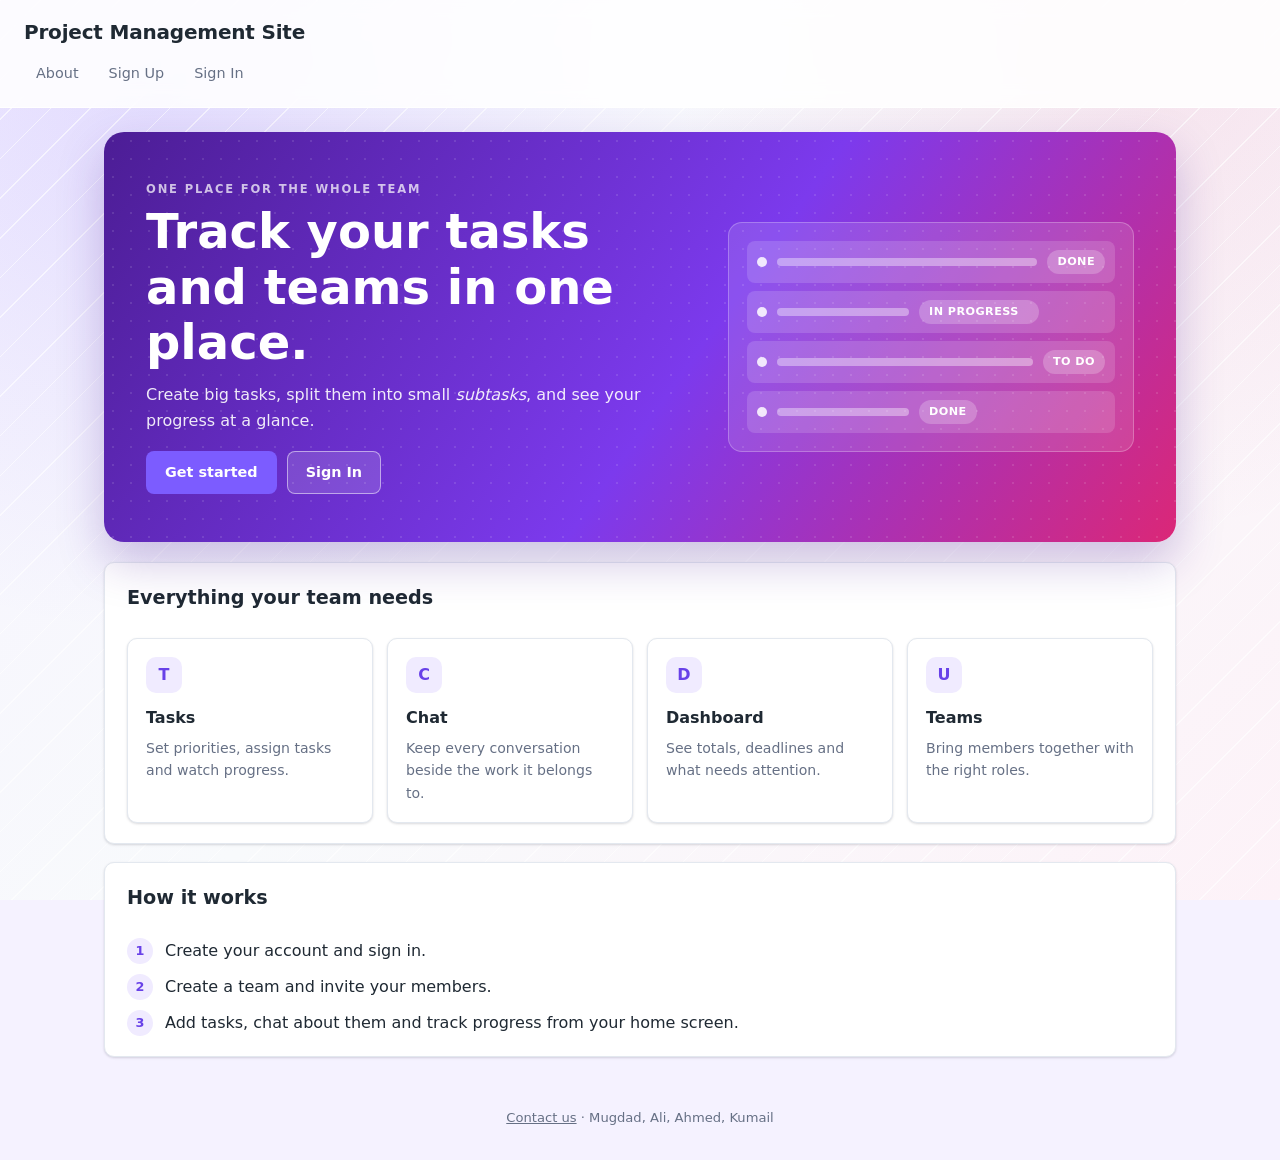
<file: index.html>
<!DOCTYPE html>
<html lang="en">
<head>
    <meta charset="UTF-8">
    <meta name="viewport" content="width=device-width, initial-scale=1">
    <title>Project Management - Landing</title>
    <link rel="stylesheet" href="css/style.css">
    <script src="js/app.js" defer></script>
</head>
<body class="landing-page">
    <header>
        <h1>Project Management Site</h1>
        <nav>
            <a href="#intro">About</a>
            <a href="signup.html">Sign Up</a>
            <a href="signin.html">Sign In</a>
        </nav>
    </header>

    <main class="landing-main">
        <section class="landing-hero" id="intro">
            <div class="landing-copy">
                <p class="eyebrow">One place for the whole team</p>
                <h2>Track your tasks and teams in one place.</h2>
                <p>Create big tasks, split them into small <em>subtasks</em>, and see your progress at a glance.</p>
                <div class="landing-actions">
                    <a class="btn" href="signup.html">Get started</a>
                    <a class="btn btn-secondary" href="signin.html">Sign In</a>
                </div>
            </div>

            <div class="landing-preview" aria-hidden="true">
                <div class="preview-row"><span class="preview-dot"></span><span class="preview-bar"></span><span class="status done">Done</span></div>
                <div class="preview-row"><span class="preview-dot"></span><span class="preview-bar short"></span><span class="status progress">In progress</span></div>
                <div class="preview-row"><span class="preview-dot"></span><span class="preview-bar"></span><span class="status todo">To do</span></div>
                <div class="preview-row"><span class="preview-dot"></span><span class="preview-bar short"></span><span class="status done">Done</span></div>
            </div>
        </section>

        <section aria-labelledby="features-heading">
            <div class="card-head">
                <h2 id="features-heading">Everything your team needs</h2>
            </div>
            <ul class="feature-grid">
                <li>
                    <span class="feature-icon">T</span>
                    <strong>Tasks</strong>
                    <p>Set priorities, assign tasks and watch progress.</p>
                </li>
                <li>
                    <span class="feature-icon">C</span>
                    <strong>Chat</strong>
                    <p>Keep every conversation beside the work it belongs to.</p>
                </li>
                <li>
                    <span class="feature-icon">D</span>
                    <strong>Dashboard</strong>
                    <p>See totals, deadlines and what needs attention.</p>
                </li>
                <li>
                    <span class="feature-icon">U</span>
                    <strong>Teams</strong>
                    <p>Bring members together with the right roles.</p>
                </li>
            </ul>
        </section>

        <section aria-labelledby="steps-heading">
            <div class="card-head">
                <h2 id="steps-heading">How it works</h2>
            </div>
            <ol class="steps">
                <li>Create your account and sign in.</li>
                <li>Create a team and invite your members.</li>
                <li>Add tasks, chat about them and track progress from your home screen.</li>
            </ol>
        </section>
    </main>

    <footer>
        <p><a href="mailto:mugdad02@tutamail.com">Contact us</a> &middot; Mugdad, Ali, Ahmed, Kumail</p>
    </footer>
</body>
</html>
</file>
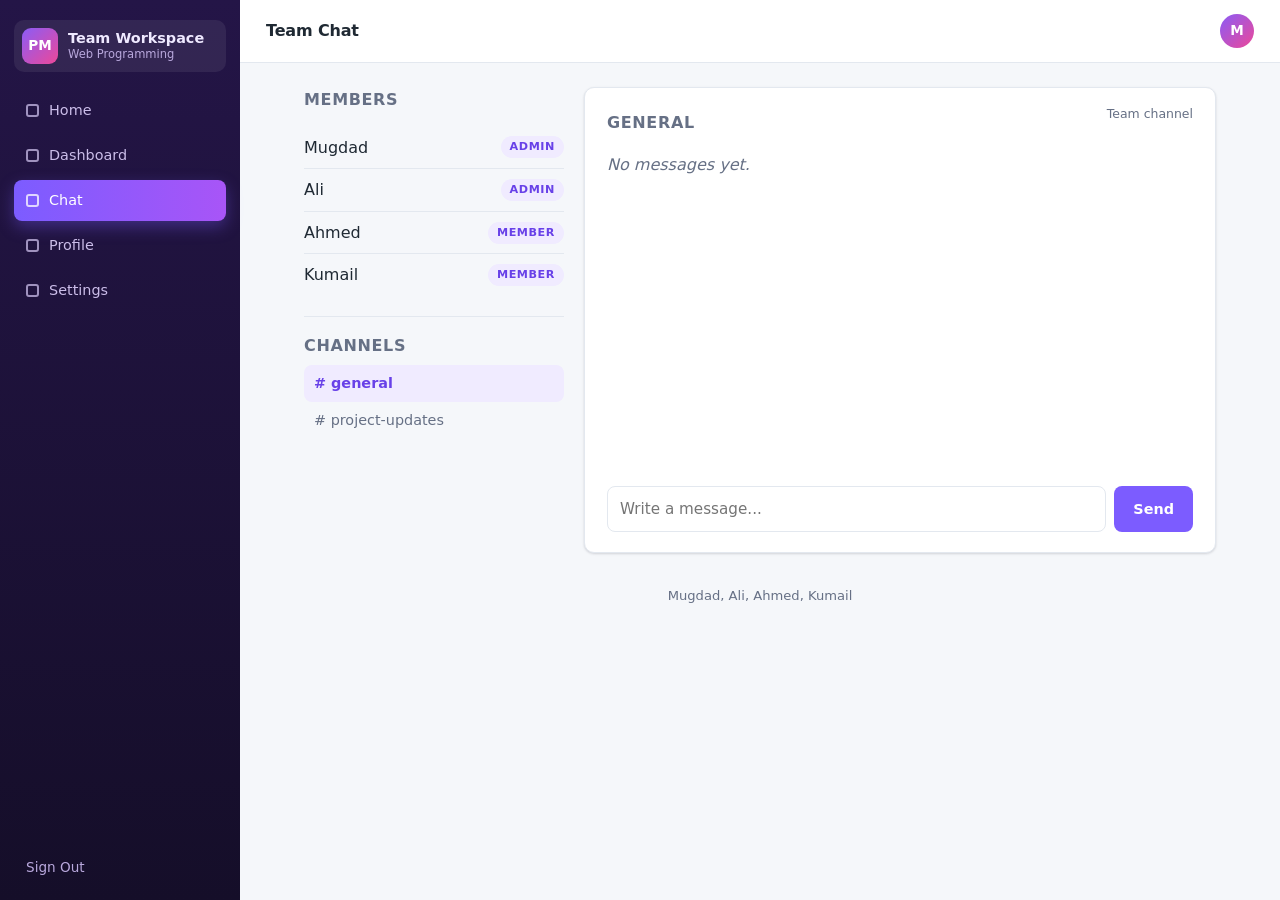
<file: chat.html>
<!DOCTYPE html>
<html lang="en">
<head>
    <meta charset="UTF-8">
    <meta name="viewport" content="width=device-width, initial-scale=1">
    <title>Project Management - Team Chat</title>
    <link rel="stylesheet" href="css/style.css">
    <script src="js/app.js" defer></script>
</head>
<body class="app-shell">
    <aside class="sidebar">
        <div class="workspace">
            <span class="workspace-mark">PM</span>
            <span class="workspace-name">Team Workspace<small>Web Programming</small></span>
        </div>

        <nav class="side-nav" aria-label="Main">
            <a href="home.html">Home</a>
            <a href="dashboard.html">Dashboard</a>
            <a href="chat.html">Chat</a>
            <a href="profile.html">Profile</a>
            <a href="settings.html">Settings</a>
        </nav>

        <div class="sidebar-foot">
            <a href="index.html">Sign Out</a>
        </div>
    </aside>

    <div class="app-body">
        <header class="topbar">
            <h1>Team Chat</h1>
            <div class="topbar-actions">
                <div class="avatar-menu">
                    <button type="button" class="avatar" id="avatar-btn" aria-haspopup="menu" aria-expanded="false" aria-controls="avatar-dropdown" aria-label="Account menu">M</button>
                    <div class="avatar-dropdown" id="avatar-dropdown" role="menu" hidden>
                        <a href="profile.html" role="menuitem">My Profile</a>
                        <a href="index.html" role="menuitem">Sign Out</a>
                    </div>
                </div>
            </div>
        </header>

        <main>
            <div class="chat-layout">
                <aside class="card chat-sidebar" aria-labelledby="chat-members-heading">
                    <div class="card-head">
                        <h3 id="chat-members-heading">Members</h3>
                    </div>
                    <ul class="member-list">
                        <li><span>Mugdad</span><span class="tag">Admin</span></li>
                        <li><span>Ali</span><span class="tag">Admin</span></li>
                        <li><span>Ahmed</span><span class="tag">Member</span></li>
                        <li><span>Kumail</span><span class="tag">Member</span></li>
                    </ul>

                    <div class="card-head channel-head">
                        <h3>Channels</h3>
                    </div>
                    <ul class="channel-list">
                        <li><button type="button" class="channel-btn is-active" data-channel="general" aria-pressed="true"># general</button></li>
                        <li><button type="button" class="channel-btn" data-channel="project-updates" aria-pressed="false"># project-updates</button></li>
                    </ul>
                </aside>

                <section class="card chat-room" aria-labelledby="chat-room-heading">
                    <div class="card-head">
                        <h3 id="chat-room-heading">general</h3>
                        <span class="demo-note">Team channel</span>
                    </div>

                    <div id="feed" class="feed"><p class="empty">No messages yet.</p></div>

                    <form id="chat-form" class="chat-form" action="chat.html" method="get" novalidate>
                        <label class="sr-only" for="msg">Message</label>
                        <input type="text" id="msg" name="msg" required placeholder="Write a message...">
                        <button type="submit">Send</button>
                    </form>
                </section>
            </div>
        </main>

        <footer>
            <p>Mugdad, Ali, Ahmed, Kumail</p>
        </footer>
    </div>
</body>
</html>
</file>
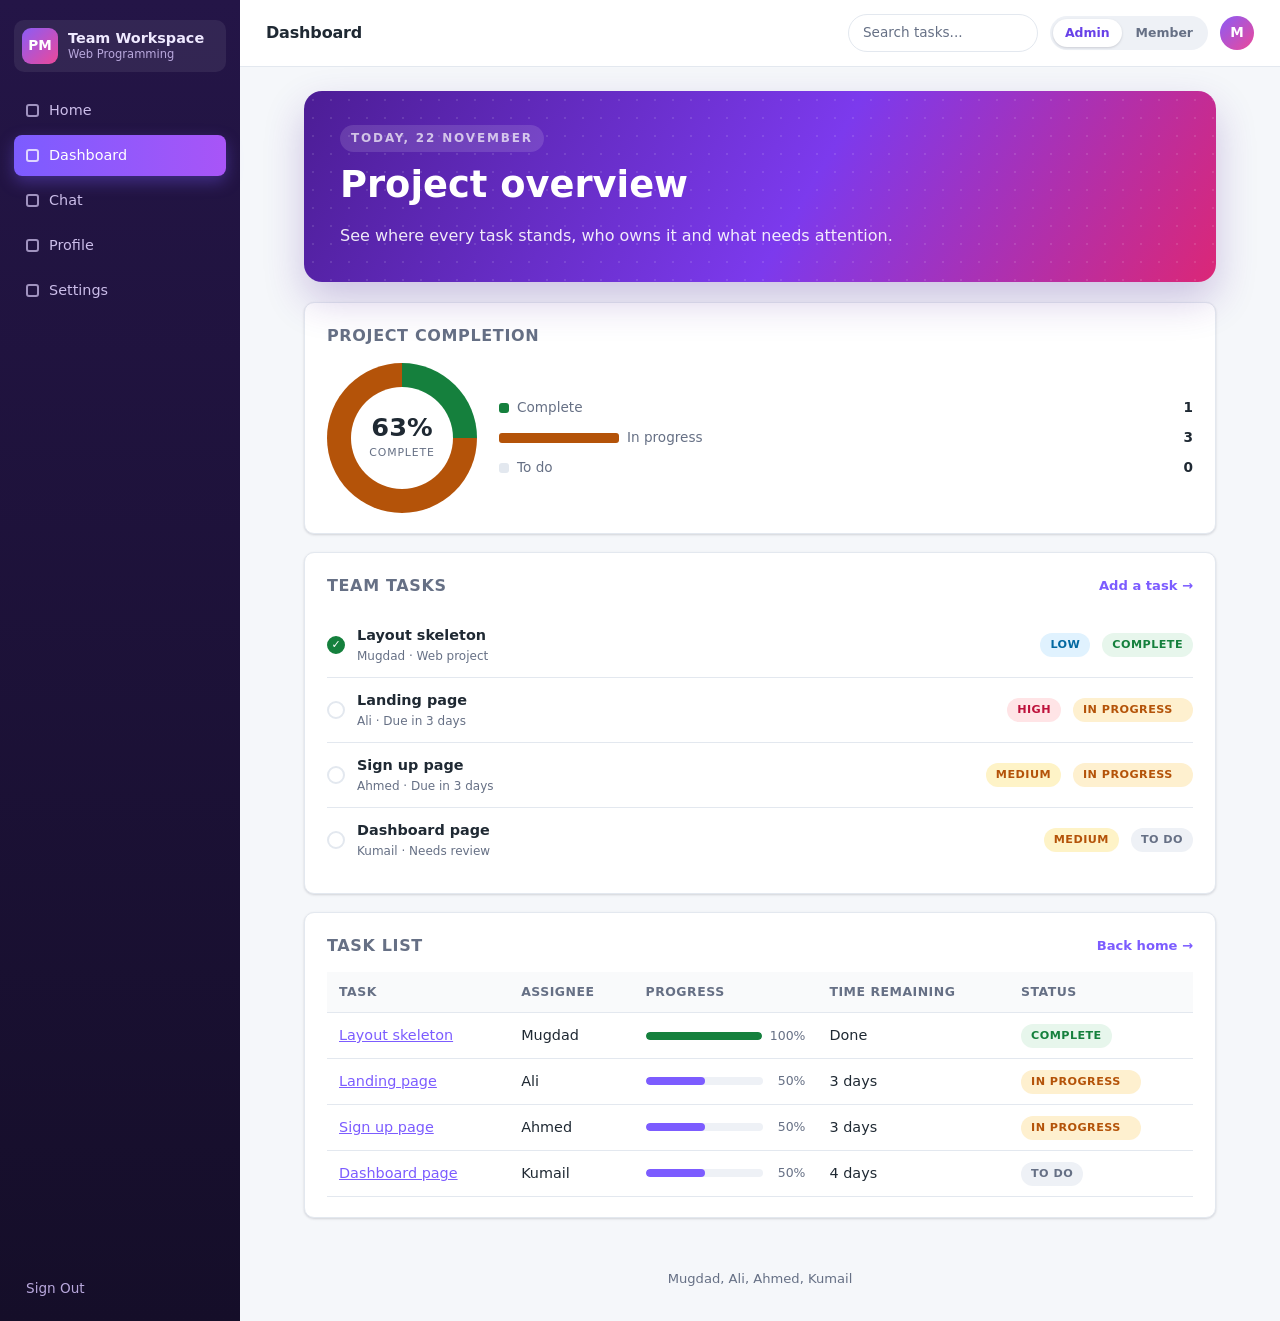
<file: dashboard.html>
<!DOCTYPE html>
<html lang="en">
<head>
    <meta charset="UTF-8">
    <meta name="viewport" content="width=device-width, initial-scale=1">
    <title>Project Management - Dashboard</title>
    <link rel="stylesheet" href="css/style.css">
    <script src="js/app.js" defer></script>
</head>
<body class="app-shell" data-user="Mugdad">
    <aside class="sidebar">
        <div class="workspace">
            <span class="workspace-mark">PM</span>
            <span class="workspace-name">Team Workspace<small>Web Programming</small></span>
        </div>

        <nav class="side-nav" aria-label="Main">
            <a href="home.html">Home</a>
            <a href="dashboard.html">Dashboard</a>
            <a href="chat.html">Chat</a>
            <a href="profile.html">Profile</a>
            <a href="settings.html">Settings</a>
        </nav>

        <div class="sidebar-foot">
            <a href="index.html">Sign Out</a>
        </div>
    </aside>

    <div class="app-body">
        <header class="topbar">
            <h1>Dashboard</h1>
            <div class="topbar-actions">
                <div class="search-wrap">
                    <input type="search" id="task-search" class="search-pill" placeholder="Search tasks..." aria-label="Search tasks" autocomplete="off">
                    <div class="search-results" id="search-results" role="listbox" aria-label="Task search results" hidden></div>
                </div>
                <div class="role-switch" role="group" aria-label="Demo role">
                    <button type="button" class="role-btn is-active" data-role="admin" aria-pressed="true">Admin</button>
                    <button type="button" class="role-btn" data-role="member" aria-pressed="false">Member</button>
                </div>
                <div class="avatar-menu">
                    <button type="button" class="avatar" id="avatar-btn" aria-haspopup="menu" aria-expanded="false" aria-controls="avatar-dropdown" aria-label="Account menu">M</button>
                    <div class="avatar-dropdown" id="avatar-dropdown" role="menu" hidden>
                        <a href="profile.html" role="menuitem">My Profile</a>
                        <a href="index.html" role="menuitem">Sign Out</a>
                    </div>
                </div>
            </div>
        </header>

        <main>
            <section class="hero">
                <p class="eyebrow"><span class="date-chip">Today, 22 November</span></p>
                <h2>Project overview</h2>
                <p>See where every task stands, who owns it and what needs attention.</p>
            </section>

            <section class="chart-card" aria-labelledby="completion-heading">
                <div class="card-head">
                    <h3 id="completion-heading">Project completion</h3>
                </div>
                <div class="pie-wrap">
                    <div class="pie" id="project-pie" role="img" aria-label="Overall project completion">
                        <span class="pie-center"><strong id="pie-percent">0%</strong><small>complete</small></span>
                    </div>
                    <ul class="pie-legend">
                        <li><span class="legend-dot done"></span>Complete <strong id="legend-done">0</strong></li>
                        <li><span class="legend-dot progress"></span>In progress <strong id="legend-progress">0</strong></li>
                        <li><span class="legend-dot todo"></span>To do <strong id="legend-todo">0</strong></li>
                    </ul>
                </div>
            </section>

            <section aria-labelledby="dash-tasks-heading">
                <div class="card-head">
                    <h3 id="dash-tasks-heading">My tasks</h3>
                    <a href="new-task.html">Add a task &rarr;</a>
                </div>
                <ul class="task-cards">
                    <li class="task-card is-complete" data-task="Layout skeleton" data-assignee="Mugdad">
                        <button type="button" class="task-check" aria-pressed="false" aria-label="Mark task complete"></button>
                        <div><strong>Layout skeleton</strong><small>Mugdad &middot; Web project</small></div>
                        <span class="priority low">Low</span>
                        <span class="status done">Complete</span>
                    </li>
                    <li class="task-card" data-task="Landing page" data-assignee="Ali">
                        <button type="button" class="task-check" aria-pressed="false" aria-label="Mark task complete"></button>
                        <div><strong>Landing page</strong><small>Ali &middot; Due in 3 days</small></div>
                        <span class="priority high">High</span>
                        <span class="status progress">In progress</span>
                    </li>
                    <li class="task-card" data-task="Sign up page" data-assignee="Ahmed">
                        <button type="button" class="task-check" aria-pressed="false" aria-label="Mark task complete"></button>
                        <div><strong>Sign up page</strong><small>Ahmed &middot; Due in 3 days</small></div>
                        <span class="priority medium">Medium</span>
                        <span class="status progress">In progress</span>
                    </li>
                    <li class="task-card" data-task="Dashboard page" data-assignee="Kumail">
                        <button type="button" class="task-check" aria-pressed="false" aria-label="Mark task complete"></button>
                        <div><strong>Dashboard page</strong><small>Kumail &middot; Needs review</small></div>
                        <span class="priority medium">Medium</span>
                        <span class="status todo">To do</span>
                    </li>
                </ul>
            </section>

            <section aria-labelledby="task-list-heading">
                <div class="card-head">
                    <h3 id="task-list-heading">Task List</h3>
                    <a href="home.html">Back home &rarr;</a>
                </div>
                <div class="table-wrap">
                    <table>
                        <thead>
                            <tr>
                                <th>Task</th>
                                <th>Assignee</th>
                                <th>Progress</th>
                                <th>Time Remaining</th>
                                <th>Status</th>
                            </tr>
                        </thead>
                        <tbody>
                            <tr data-assignee="Mugdad">
                                <td><a href="task-details.html?task=Layout+skeleton">Layout skeleton</a></td>
                                <td>Mugdad</td>
                                <td>100%</td>
                                <td>Done</td>
                                <td><span class="status done">Complete</span></td>
                            </tr>
                            <tr data-assignee="Ali">
                                <td><a href="task-details.html?task=Landing+page">Landing page</a></td>
                                <td>Ali</td>
                                <td>50%</td>
                                <td>3 days</td>
                                <td><span class="status progress">In progress</span></td>
                            </tr>
                            <tr data-assignee="Ahmed">
                                <td><a href="task-details.html?task=Sign+up+page">Sign up page</a></td>
                                <td>Ahmed</td>
                                <td>50%</td>
                                <td>3 days</td>
                                <td><span class="status progress">In progress</span></td>
                            </tr>
                            <tr data-assignee="Kumail">
                                <td><a href="task-details.html?task=Dashboard+page">Dashboard page</a></td>
                                <td>Kumail</td>
                                <td>50%</td>
                                <td>4 days</td>
                                <td><span class="status todo">To do</span></td>
                            </tr>
                        </tbody>
                    </table>
                </div>
            </section>
        </main>

        <footer>
            <p>Mugdad, Ali, Ahmed, Kumail</p>
        </footer>
    </div>
</body>
</html>
</file>
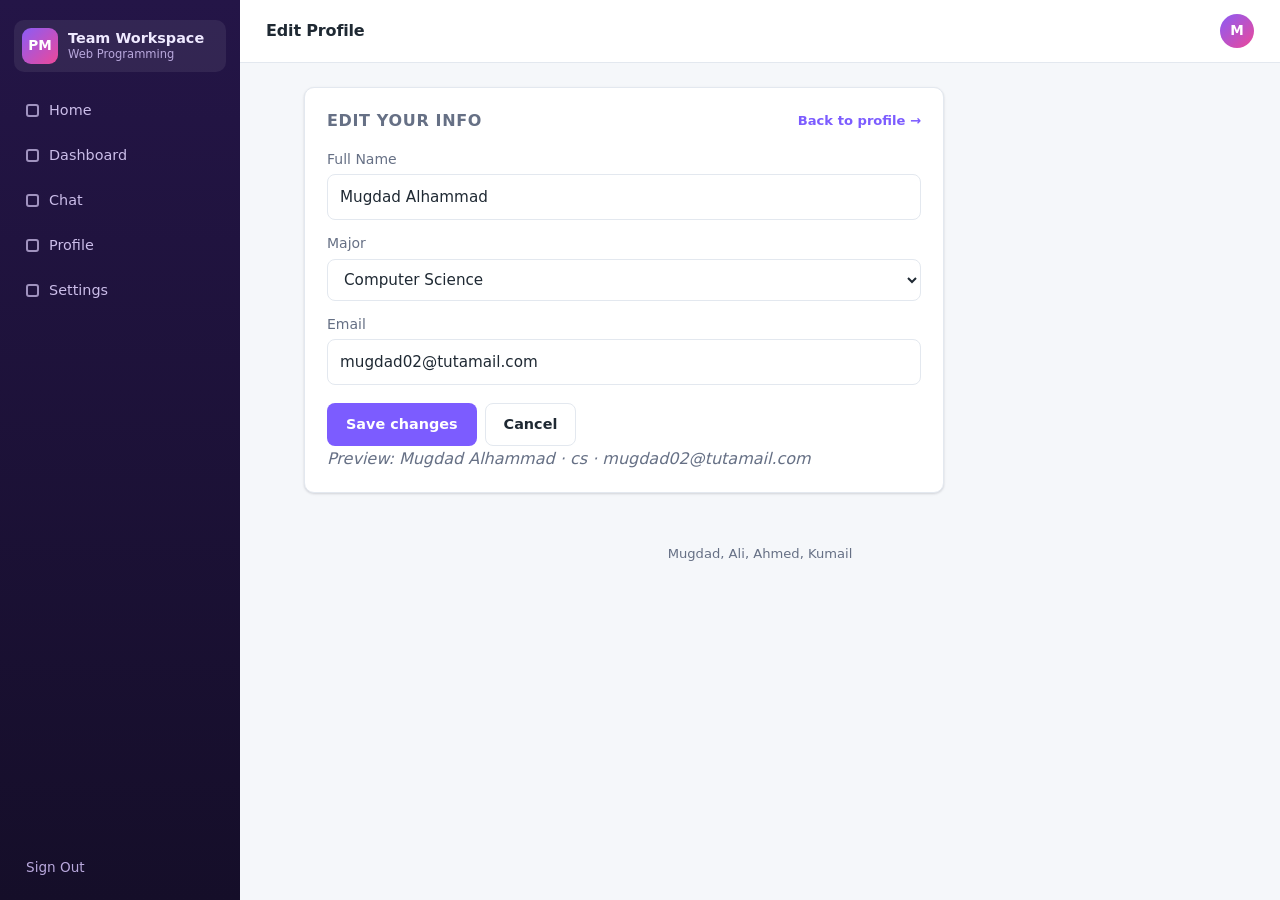
<file: edit-profile.html>
<!DOCTYPE html>
<html lang="en">
<head>
    <meta charset="UTF-8">
    <meta name="viewport" content="width=device-width, initial-scale=1">
    <title>Project Management - Edit Profile</title>
    <link rel="stylesheet" href="css/style.css">
    <script src="js/app.js" defer></script>
</head>
<body class="app-shell">
    <aside class="sidebar">
        <div class="workspace">
            <span class="workspace-mark">PM</span>
            <span class="workspace-name">Team Workspace<small>Web Programming</small></span>
        </div>

        <nav class="side-nav" aria-label="Main">
            <a href="home.html">Home</a>
            <a href="dashboard.html">Dashboard</a>
            <a href="chat.html">Chat</a>
            <a href="profile.html">Profile</a>
            <a href="settings.html">Settings</a>
        </nav>

        <div class="sidebar-foot">
            <a href="index.html">Sign Out</a>
        </div>
    </aside>

    <div class="app-body">
        <header class="topbar">
            <h1>Edit Profile</h1>
            <div class="topbar-actions">
                <div class="avatar-menu">
                    <button type="button" class="avatar" id="avatar-btn" aria-haspopup="menu" aria-expanded="false" aria-controls="avatar-dropdown" aria-label="Account menu">M</button>
                    <div class="avatar-dropdown" id="avatar-dropdown" role="menu" hidden>
                        <a href="profile.html" role="menuitem">My Profile</a>
                        <a href="index.html" role="menuitem">Sign Out</a>
                    </div>
                </div>
            </div>
        </header>

        <main>
            <section class="settings-card" aria-labelledby="edit-info-heading">
                <div class="card-head">
                    <h3 id="edit-info-heading">Edit Your Info</h3>
                    <a href="profile.html">Back to profile &rarr;</a>
                </div>

                <form id="profile-form" action="profile.html" method="get">
                    <label for="fullname">Full Name</label>
                    <input type="text" id="fullname" name="fullname" value="Mugdad Alhammad" required>

                    <label for="major">Major</label>
                    <select id="major" name="major">
                        <option value="cs" selected>Computer Science</option>
                        <option value="cn">Computer Networks</option>
                        <option value="cis">Computer Information Systems</option>
                        <option value="ce">Computer Engineering</option>
                    </select>

                    <label for="email">Email</label>
                    <input type="email" id="email" name="email" value="mugdad02@tutamail.com" required>

                    <div class="form-actions">
                        <input type="submit" value="Save changes">
                        <a class="btn btn-secondary" href="profile.html">Cancel</a>
                    </div>
                </form>
            </section>
        </main>

        <footer>
            <p>Mugdad, Ali, Ahmed, Kumail</p>
        </footer>
    </div>
</body>
</html>
</file>
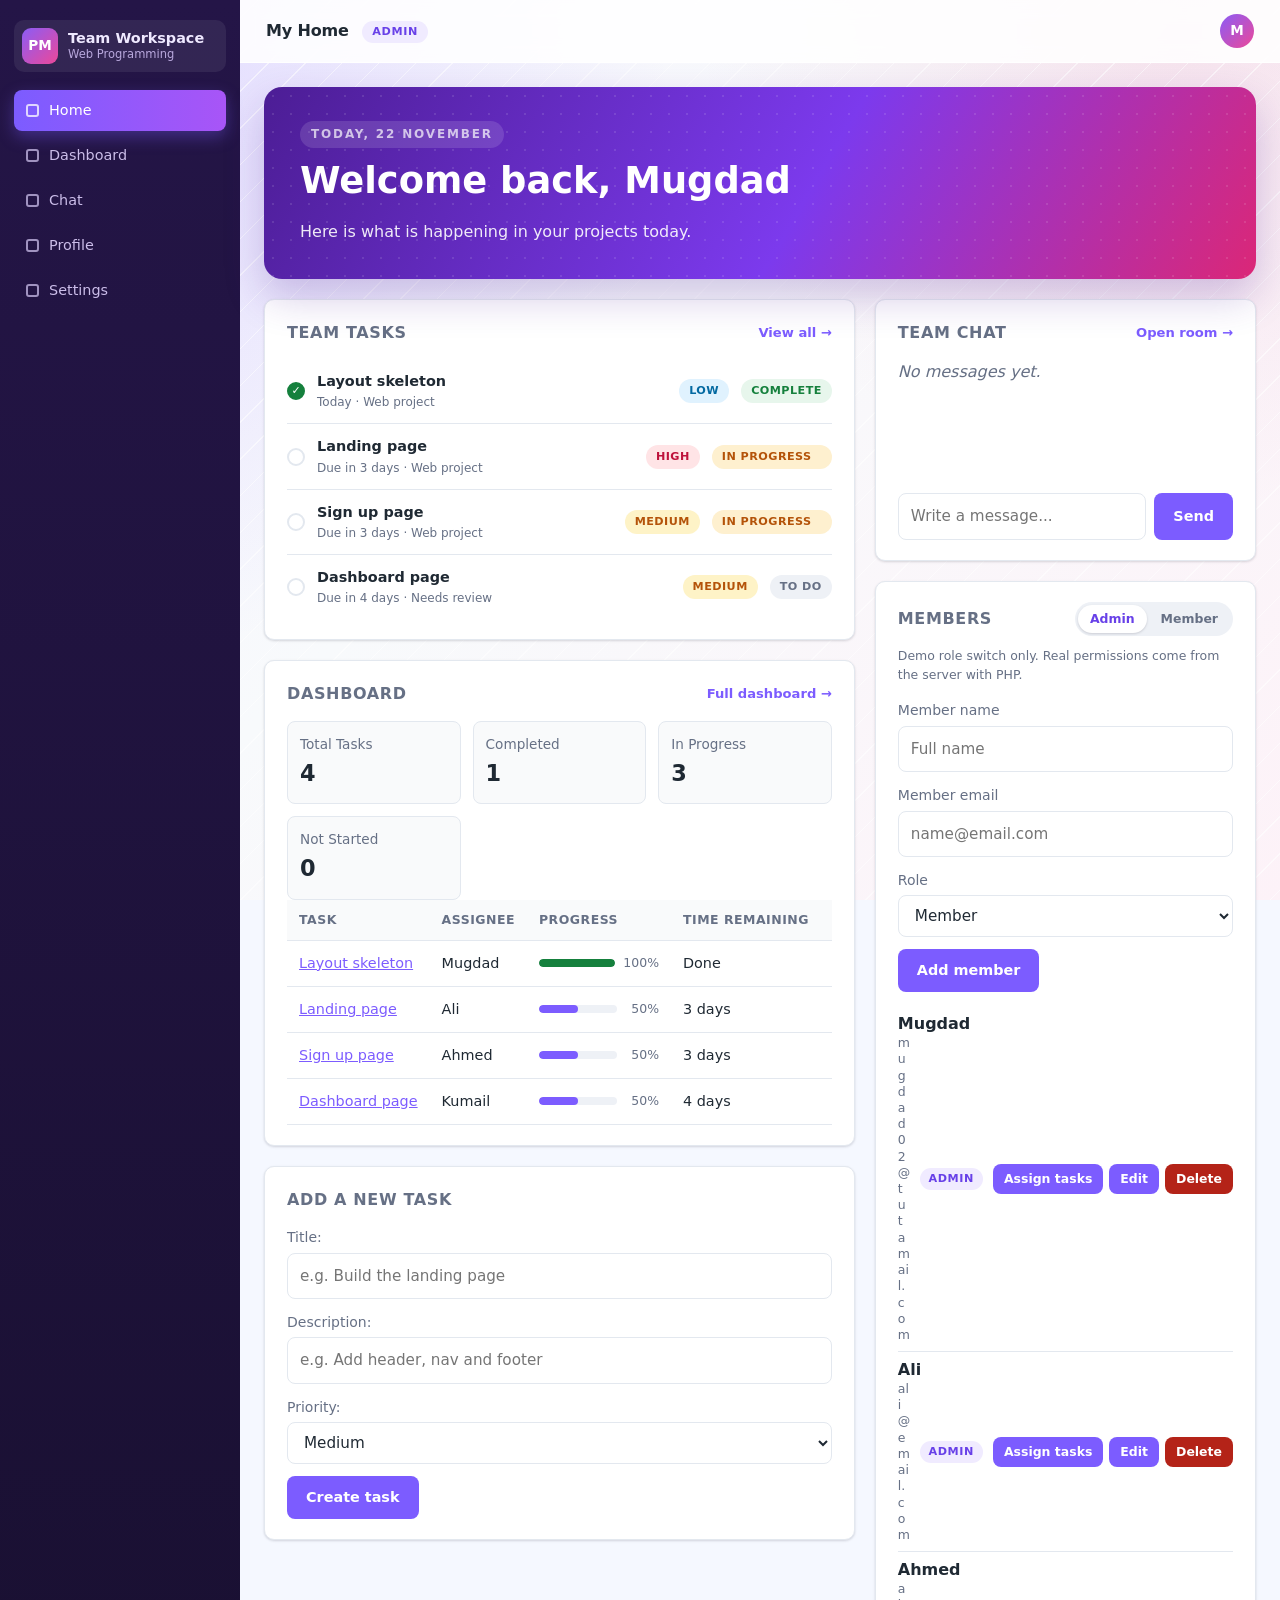
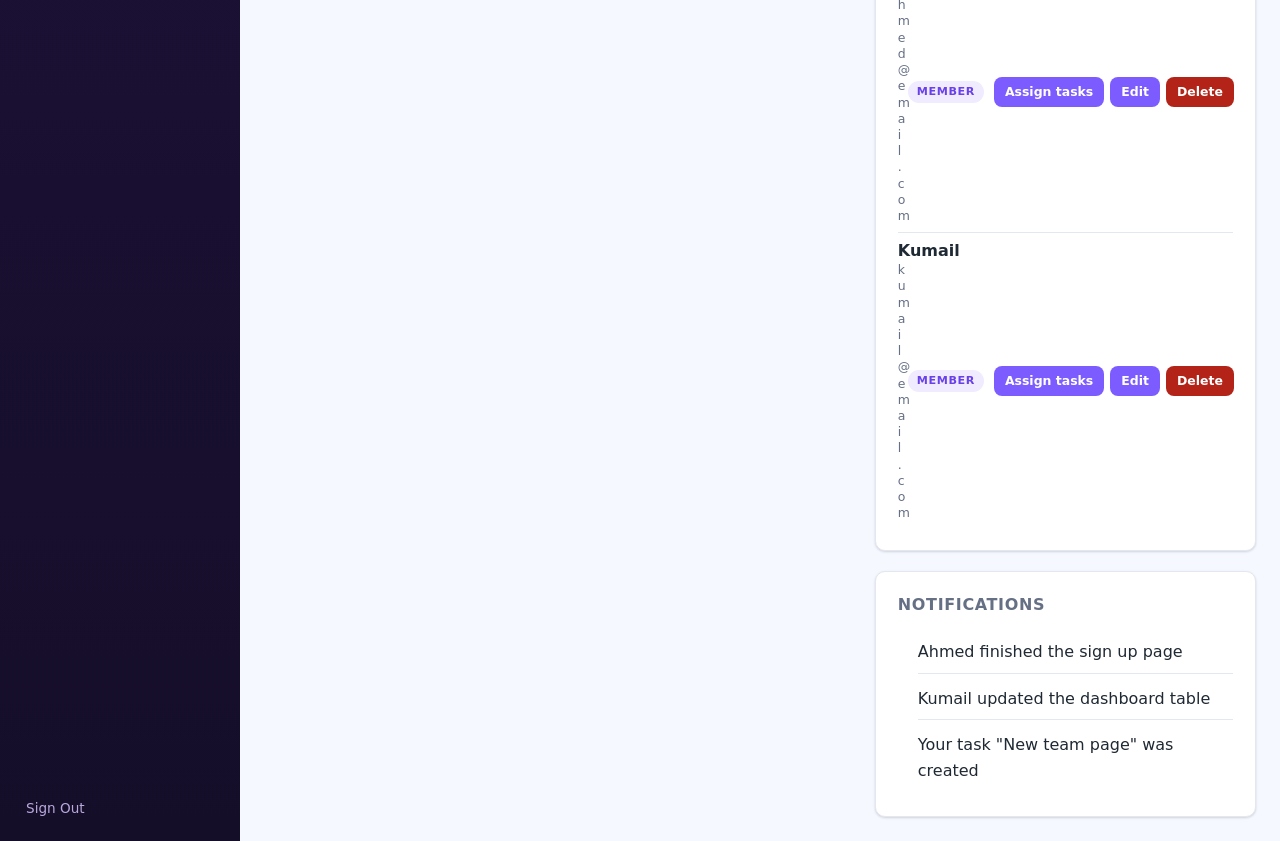
<file: home.html>
<!DOCTYPE html>
<html lang="en">
<head>
    <meta charset="UTF-8">
    <meta name="viewport" content="width=device-width, initial-scale=1">
    <title>Project Management - My Home</title>
    <link rel="stylesheet" href="css/style.css">
    <script src="js/app.js" defer></script>
</head>
<body class="home-page app-shell" data-user="Mugdad">
    <aside class="sidebar">
        <div class="workspace">
            <span class="workspace-mark">PM</span>
            <span class="workspace-name">Team Workspace<small>Web Programming</small></span>
        </div>

        <nav class="side-nav" aria-label="Main">
            <a href="home.html">Home</a>
            <a href="dashboard.html">Dashboard</a>
            <a href="chat.html">Chat</a>
            <a href="profile.html">Profile</a>
            <a href="settings.html">Settings</a>
        </nav>

        <div class="sidebar-foot">
            <a href="index.html">Sign Out</a>
        </div>
    </aside>

    <div class="app-body">
        <header class="topbar">
            <h1>My Home <span class="role-badge" id="role-badge">Admin</span></h1>
            <div class="topbar-actions">
                <div class="avatar-menu">
                    <button type="button" class="avatar" id="avatar-btn" aria-haspopup="menu" aria-expanded="false" aria-controls="avatar-dropdown" aria-label="Account menu">M</button>
                    <div class="avatar-dropdown" id="avatar-dropdown" role="menu" hidden>
                        <a href="profile.html" role="menuitem">My Profile</a>
                        <a href="index.html" role="menuitem">Sign Out</a>
                    </div>
                </div>
            </div>
        </header>

        <main class="home-main">
            <!-- Background + welcome hero -->
            <section class="hero">
                <p class="eyebrow"><span class="date-chip">Today, 22 November</span></p>
                <h2 id="welcome-heading">Welcome back, Mugdad</h2>
                <p>Here is what is happening in your projects today.</p>
            </section>

            <div class="home-grid">
                <div class="home-col">
                    <!-- Tasks assigned to the signed-in member (all tasks for admins) -->
                    <section class="card" aria-labelledby="home-tasks-heading">
                        <div class="card-head">
                            <h3 id="home-tasks-heading">My tasks</h3>
                            <a href="dashboard.html">View all &rarr;</a>
                        </div>
                        <ul class="task-cards">
                            <li class="task-card is-complete" data-task="Layout skeleton" data-assignee="Mugdad">
                                <button type="button" class="task-check" aria-pressed="false" aria-label="Mark task complete"></button>
                                <div><strong>Layout skeleton</strong><small>Today &middot; Web project</small></div>
                                <span class="priority low">Low</span>
                                <span class="status done">Complete</span>
                            </li>
                            <li class="task-card" data-task="Landing page" data-assignee="Ali">
                                <button type="button" class="task-check" aria-pressed="false" aria-label="Mark task complete"></button>
                                <div><strong>Landing page</strong><small>Due in 3 days &middot; Web project</small></div>
                                <span class="priority high">High</span>
                                <span class="status progress">In progress</span>
                            </li>
                            <li class="task-card" data-task="Sign up page" data-assignee="Ahmed">
                                <button type="button" class="task-check" aria-pressed="false" aria-label="Mark task complete"></button>
                                <div><strong>Sign up page</strong><small>Due in 3 days &middot; Web project</small></div>
                                <span class="priority medium">Medium</span>
                                <span class="status progress">In progress</span>
                            </li>
                            <li class="task-card" data-task="Dashboard page" data-assignee="Kumail">
                                <button type="button" class="task-check" aria-pressed="false" aria-label="Mark task complete"></button>
                                <div><strong>Dashboard page</strong><small>Due in 4 days &middot; Needs review</small></div>
                                <span class="priority medium">Medium</span>
                                <span class="status todo">To do</span>
                            </li>
                        </ul>
                    </section>

                    <!-- Dashboard moved onto the home screen -->
                    <section class="card" aria-labelledby="home-dashboard-heading">
                        <div class="card-head">
                            <h3 id="home-dashboard-heading">Dashboard</h3>
                            <a href="dashboard.html">Full dashboard &rarr;</a>
                        </div>

                        <ul class="stats">
                            <li>Total Tasks <strong>4</strong></li>
                            <li>Completed <strong>1</strong></li>
                            <li>In Progress <strong>3</strong></li>
                            <li>Not Started <strong>0</strong></li>
                        </ul>

                        <div class="table-wrap">
                            <table id="home-task-table">
                                <thead>
                                    <tr>
                                        <th>Task</th>
                                        <th>Assignee</th>
                                        <th>Progress</th>
                                        <th>Time Remaining</th>
                                        <th>Status</th>
                                    </tr>
                                </thead>
                                <tbody>
                                    <tr data-assignee="Mugdad">
                                        <td><a href="task-details.html?task=Layout+skeleton">Layout skeleton</a></td>
                                        <td>Mugdad</td>
                                        <td>100%</td>
                                        <td>Done</td>
                                        <td><span class="status done">Complete</span></td>
                                    </tr>
                                    <tr data-assignee="Ali">
                                        <td><a href="task-details.html?task=Landing+page">Landing page</a></td>
                                        <td>Ali</td>
                                        <td>50%</td>
                                        <td>3 days</td>
                                        <td><span class="status progress">In progress</span></td>
                                    </tr>
                                    <tr data-assignee="Ahmed">
                                        <td><a href="task-details.html?task=Sign+up+page">Sign up page</a></td>
                                        <td>Ahmed</td>
                                        <td>50%</td>
                                        <td>3 days</td>
                                        <td><span class="status progress">In progress</span></td>
                                    </tr>
                                    <tr data-assignee="Kumail">
                                        <td><a href="task-details.html?task=Dashboard+page">Dashboard page</a></td>
                                        <td>Kumail</td>
                                        <td>50%</td>
                                        <td>4 days</td>
                                        <td><span class="status todo">To do</span></td>
                                    </tr>
                                </tbody>
                            </table>
                        </div>
                    </section>

                    <!-- Add a new task without leaving the home screen -->
                    <section class="card" id="quick-task" aria-labelledby="quick-task-heading">
                        <div class="card-head">
                            <h3 id="quick-task-heading">Add a new task</h3>
                        </div>
                        <form id="quick-task-form" action="home.html" method="get">
                            <label for="quick-title">Title:</label>
                            <input type="text" id="quick-title" name="title" required placeholder="e.g. Build the landing page">

                            <label for="quick-desc">Description:</label>
                            <input type="text" id="quick-desc" name="desc" placeholder="e.g. Add header, nav and footer">

                            <label for="quick-priority">Priority:</label>
                            <select id="quick-priority" name="priority">
                                <option value="low">Low</option>
                                <option value="medium" selected>Medium</option>
                                <option value="high">High</option>
                            </select>

                            <button type="submit">Create task</button>
                            <p class="inline-note" id="task-added" role="status" hidden></p>
                        </form>
                    </section>
                </div>

                <aside class="home-col">
                    <!-- Chat moved onto the home screen, with a composer -->
                    <section class="card" id="team-chat" aria-labelledby="home-chat-heading">
                        <div class="card-head">
                            <h3 id="home-chat-heading">Team chat</h3>
                            <a href="chat.html">Open room &rarr;</a>
                        </div>

                        <div id="feed" class="feed"><p class="empty">No messages yet.</p></div>

                        <form id="chat-form" class="chat-form" action="chat.html" method="get" novalidate>
                            <label class="sr-only" for="msg">Message</label>
                            <input type="text" id="msg" name="msg" required placeholder="Write a message...">
                            <button type="submit">Send</button>
                        </form>
                    </section>

                    <!-- Adding members is admin-only (demo role switch, no backend yet) -->
                    <section class="card" id="members-panel" aria-labelledby="members-heading">
                        <div class="card-head">
                            <h3 id="members-heading">Members</h3>
                            <div class="role-switch" role="group" aria-label="Demo role">
                                <button type="button" class="role-btn is-active" data-role="admin" aria-pressed="true">Admin</button>
                                <button type="button" class="role-btn" data-role="member" aria-pressed="false">Member</button>
                            </div>
                        </div>

                        <p class="demo-note">Demo role switch only. Real permissions come from the server with PHP.</p>

                        <div id="admin-tools" data-admin-only>
                            <form id="add-member-form" action="home.html" method="get">
                                <label for="new-member-name">Member name</label>
                                <input type="text" id="new-member-name" name="name" required placeholder="Full name">

                                <label for="new-member-email">Member email</label>
                                <input type="email" id="new-member-email" name="email" required placeholder="name@email.com">

                                <label for="new-member-role">Role</label>
                                <select id="new-member-role" name="role">
                                    <option value="admin">Admin</option>
                                    <option value="member" selected>Member</option>
                                </select>

                                <button type="submit">Add member</button>
                                <p class="inline-note" id="member-added" role="status" hidden></p>
                            </form>
                        </div>

                        <p class="locked-note" id="role-locked" hidden>Only admins can manage members.</p>

                        <ul class="member-list">
                            <li class="member-item">
                                <div class="member-info">
                                    <strong class="member-name">Mugdad</strong>
                                    <small class="member-email">mugdad02@tutamail.com</small>
                                </div>
                                <span class="tag" data-role="admin">Admin</span>
                                <div class="member-actions" data-admin-only>
                                    <button type="button" class="btn-small member-edit">Edit</button>
                                    <button type="button" class="btn-small btn-danger member-delete">Delete</button>
                                </div>
                            </li>
                            <li class="member-item">
                                <div class="member-info">
                                    <strong class="member-name">Ali</strong>
                                    <small class="member-email">ali@email.com</small>
                                </div>
                                <span class="tag" data-role="admin">Admin</span>
                                <div class="member-actions" data-admin-only>
                                    <button type="button" class="btn-small member-edit">Edit</button>
                                    <button type="button" class="btn-small btn-danger member-delete">Delete</button>
                                </div>
                            </li>
                            <li class="member-item">
                                <div class="member-info">
                                    <strong class="member-name">Ahmed</strong>
                                    <small class="member-email">ahmed@email.com</small>
                                </div>
                                <span class="tag" data-role="member">Member</span>
                                <div class="member-actions" data-admin-only>
                                    <button type="button" class="btn-small member-edit">Edit</button>
                                    <button type="button" class="btn-small btn-danger member-delete">Delete</button>
                                </div>
                            </li>
                            <li class="member-item">
                                <div class="member-info">
                                    <strong class="member-name">Kumail</strong>
                                    <small class="member-email">kumail@email.com</small>
                                </div>
                                <span class="tag" data-role="member">Member</span>
                                <div class="member-actions" data-admin-only>
                                    <button type="button" class="btn-small member-edit">Edit</button>
                                    <button type="button" class="btn-small btn-danger member-delete">Delete</button>
                                </div>
                            </li>
                        </ul>
                    </section>

                    <section class="card" aria-labelledby="home-updates-heading">
                        <div class="card-head">
                            <h3 id="home-updates-heading">Notifications</h3>
                        </div>
                        <ul class="notifications">
                            <li>Ahmed finished the sign up page</li>
                            <li>Kumail updated the dashboard table</li>
                            <li>Your task "New team page" was created</li>
                        </ul>
                    </section>
                </aside>
            </div>

            <!-- Admin: choose which tasks belong to a member -->
            <dialog class="assign-dialog" id="assign-dialog" aria-labelledby="assign-heading">
                <form id="assign-form">
                    <div class="card-head">
                        <h3 id="assign-heading">Assign tasks</h3>
                        <button type="button" class="dialog-close" id="assign-close" aria-label="Close">&times;</button>
                    </div>

                    <p class="demo-note">
                        Tick the tasks <strong id="assign-member-name">this member</strong> should work on.
                        Ticking a task gives it to this member; unticking removes it from them.
                    </p>

                    <ul class="assign-list" id="assign-task-list"></ul>

                    <div class="form-actions">
                        <button type="submit">Save assignments</button>
                        <button type="submit" class="btn-secondary" id="assign-view-as" data-view="member">Save &amp; view as member</button>
                        <button type="button" class="btn-secondary" id="assign-cancel">Cancel</button>
                    </div>
                </form>
            </dialog>
        </main>
    </div>
</body>
</html>
</file>
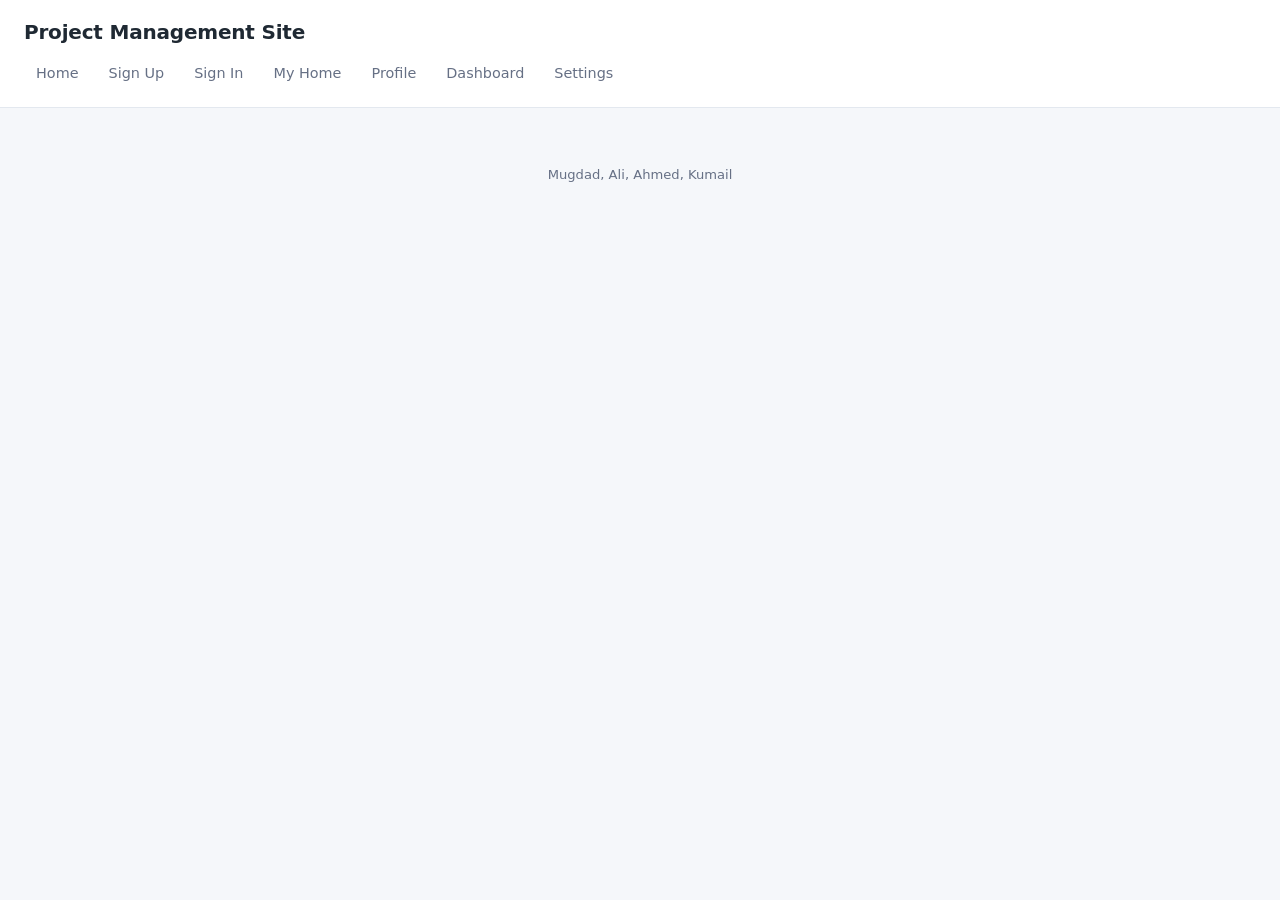
<file: layout.html>
<!DOCTYPE html>
<html lang="en">
<head>
    <meta charset="UTF-8">
    <title>Project Management - Layout</title>
    <link rel="stylesheet" href="css/style.css">
    <script src="js/app.js" defer></script>
</head>
<body>
    <!-- Page header: logo/title + navigation (ch2 semantic tags) -->
    <header>
        <h1>Project Management Site</h1>
        <nav>
<a href="index.html">Home</a>
<a href="signup.html">Sign Up</a>
<a href="signin.html">Sign In</a>
<a href="home.html">My Home</a>
<a href="profile.html">Profile</a>
<a href="dashboard.html">Dashboard</a>
<a href="settings.html">Settings</a>
        </nav>
    </header>

    <!-- Main content: each team member pastes their page here -->
    <main>
        <!-- PASTE YOUR PAGE CONTENT HERE -->
    </main>

    <!-- Page footer (ch2 semantic tags) -->
    <footer>
        <hr>
        <p>Mugdad, Ali, Ahmed, Kumail</p>
    </footer>
</body>
</html>
</file>
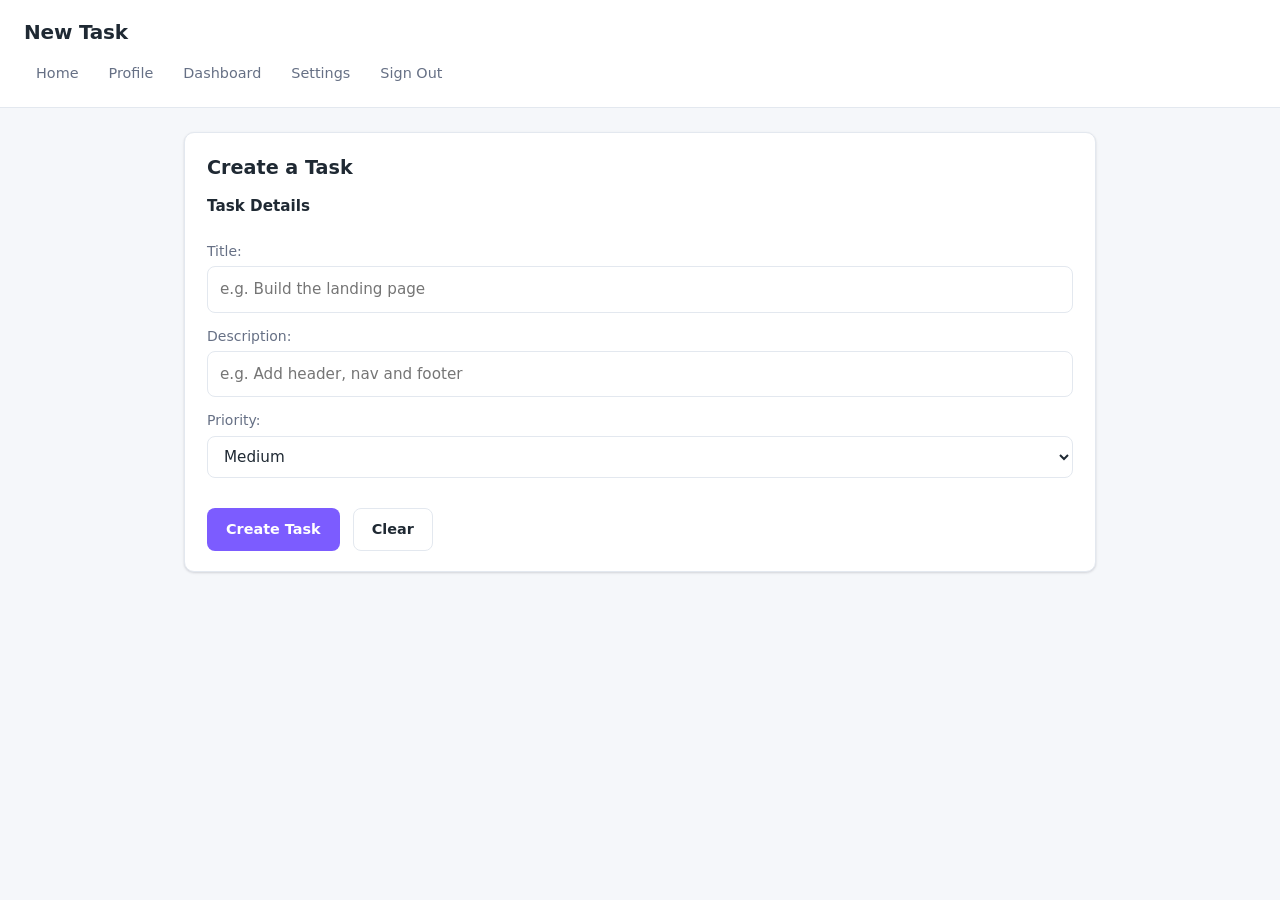
<file: new-task.html>
<!DOCTYPE html>
<html lang="en">
<head>
    <meta charset="UTF-8">
    <title>Project Management - New Task</title>
    <link rel="stylesheet" href="css/style.css">
    <script src="js/app.js" defer></script>
</head>
<body>
    <header>
        <h1>New Task</h1>
        <nav>
<a href="home.html">Home</a>
<a href="profile.html">Profile</a>
<a href="dashboard.html">Dashboard</a>
<a href="settings.html">Settings</a>
<a href="index.html">Sign Out</a>
        </nav>
    </header>

    <main>
        <section>
            <h2>Create a Task</h2>
            <form action="home.html" method="get">
                <fieldset>
                    <legend>Task Details</legend><br>
                    <label for="title">Title:</label><br>
<input type="text" id="title" name="title" required placeholder="e.g. Build the landing page"><br><br>

                    <label for="desc">Description:</label><br>
                    <input type="text" id="desc" name="desc" placeholder="e.g. Add header, nav and footer"><br><br>

                    <label for="priority">Priority:</label><br>
                    <select id="priority" name="priority">
                        <option value="low">Low</option>
                        <option value="medium" selected>Medium</option>
                        <option value="high">High</option>
                    </select><br><br>
                </fieldset>
                <br>
                <input type="submit" value="Create Task">
                <input type="reset" value="Clear">
            </form>
        </section>
    </main>

    <footer>
        <hr>
    </footer>
</body>
</html>
</file>
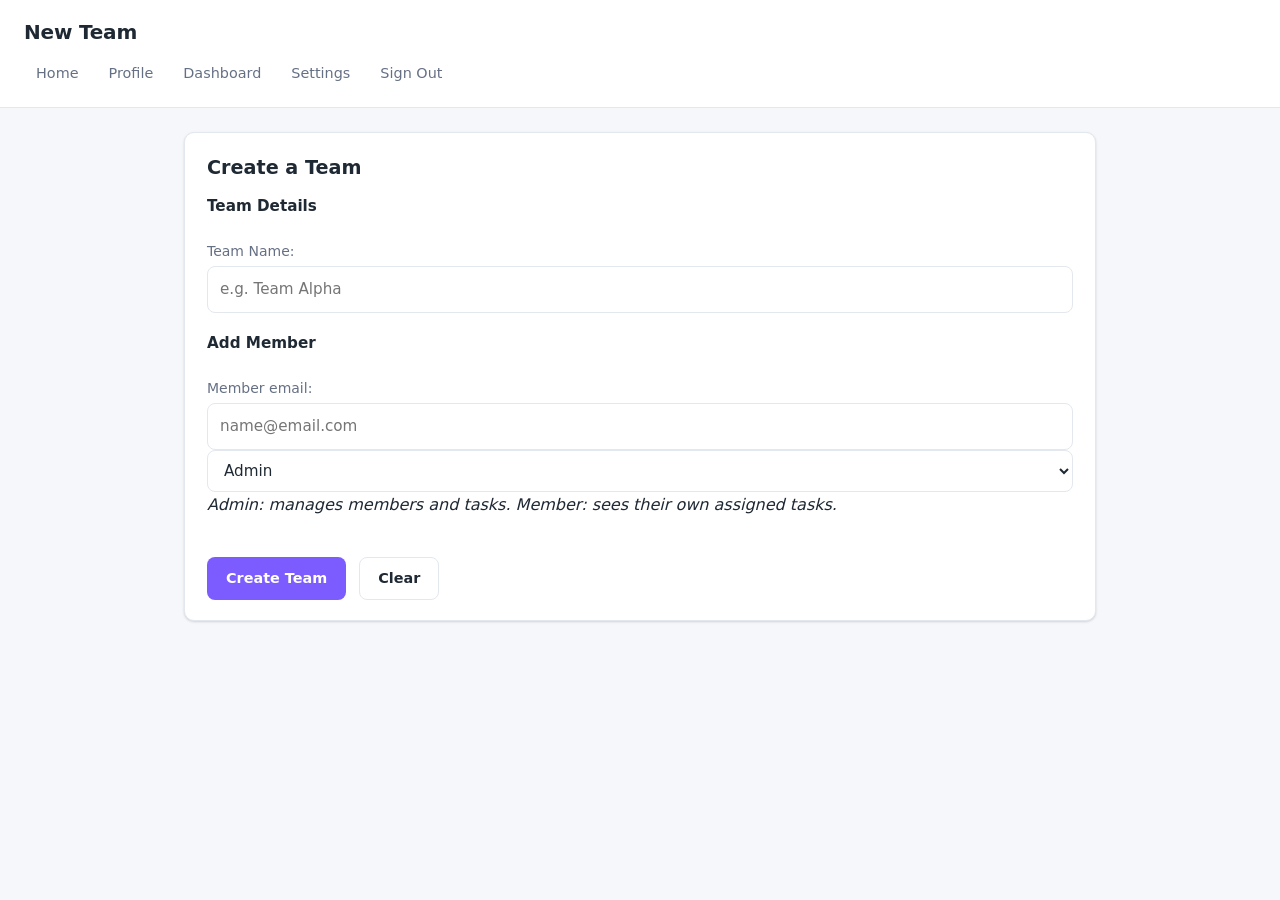
<file: new-team.html>
<!DOCTYPE html>
<html lang="en">
<head>
    <meta charset="UTF-8">
    <title>Project Management - New Team</title>
    <link rel="stylesheet" href="css/style.css">
    <script src="js/app.js" defer></script>
</head>
<body>
    <header>
        <h1>New Team</h1>
        <nav>
<a href="home.html">Home</a>
<a href="profile.html">Profile</a>
<a href="dashboard.html">Dashboard</a>
<a href="settings.html">Settings</a>
<a href="index.html">Sign Out</a>
        </nav>
    </header>

    <main>
        <section>
            <h2>Create a Team</h2>
            <form action="home.html" method="get">
                <!--
                    MOCKUP ONLY - there is no backend yet, so this form goes nowhere.
                    No password field here, but member emails would still land in the
                    URL, browser history and server access logs.

                    BEFORE A BACKEND IS ADDED:
                      1. method="get" -> method="post"
                      2. handle the POST server-side (PHP)
                -->
                <fieldset>
                    <legend>Team Details</legend><br>
                    <label for="teamname">Team Name:</label><br>
                    <input type="text" id="teamname" name="teamname" required placeholder="e.g. Team Alpha"><br><br>
                </fieldset>

                <!-- Demo role switch: only admins see this block. Not real security. -->
                <div data-admin-only>
                    <fieldset>
                        <legend>Add Member</legend><br>
                        <label for="m1">Member email:</label><br>
                        <input type="email" id="m1" name="m1" placeholder="name@email.com" required>
                        <select id="m1r" name="m1r">
                            <option value="admin" selected>Admin</option>
                            <option value="member">Member</option>
                        </select><br>
                        <p><em>Admin: manages members and tasks. Member: sees their own assigned tasks.</em></p><br>
                    </fieldset>
                </div>
                <p class="locked-note" id="role-locked" hidden>Only admins can add new members. Switch to the Admin demo role on My Home.</p>
                <br>
                <input type="submit" value="Create Team">
                <input type="reset" value="Clear">
            </form>
        </section>
    </main>

    <footer>
        <hr>
    </footer>
</body>
</html>
</file>
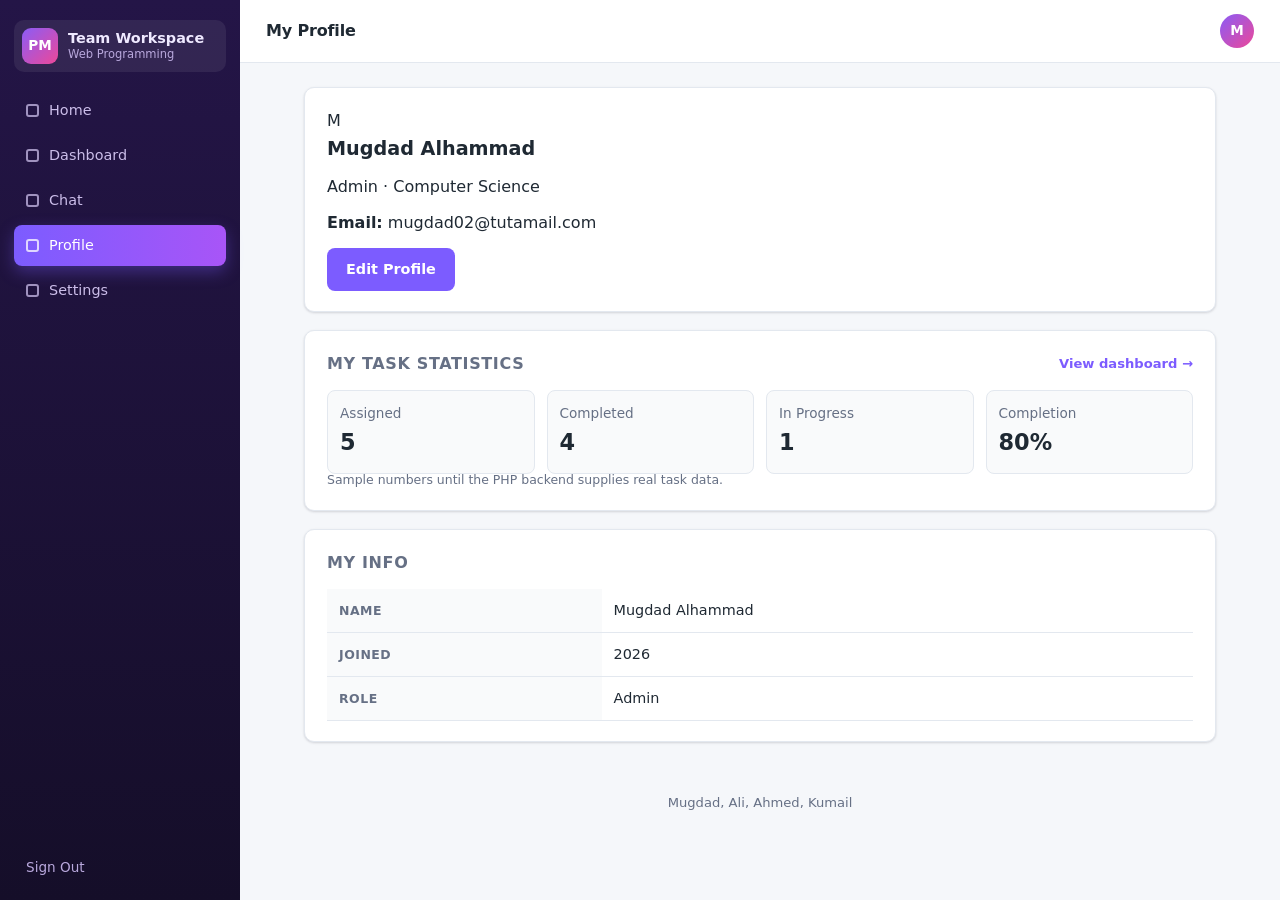
<file: profile.html>
<!DOCTYPE html>
<html lang="en">
<head>
    <meta charset="UTF-8">
    <meta name="viewport" content="width=device-width, initial-scale=1">
    <title>Project Management - Profile</title>
    <link rel="stylesheet" href="css/style.css">
    <script src="js/app.js" defer></script>
</head>
<body class="app-shell">
    <aside class="sidebar">
        <div class="workspace">
            <span class="workspace-mark">PM</span>
            <span class="workspace-name">Team Workspace<small>Web Programming</small></span>
        </div>

        <nav class="side-nav" aria-label="Main">
            <a href="home.html">Home</a>
            <a href="dashboard.html">Dashboard</a>
            <a href="chat.html">Chat</a>
            <a href="profile.html">Profile</a>
            <a href="settings.html">Settings</a>
        </nav>

        <div class="sidebar-foot">
            <a href="index.html">Sign Out</a>
        </div>
    </aside>

    <div class="app-body">
        <header class="topbar">
            <h1>My Profile</h1>
            <div class="topbar-actions">
                <div class="avatar-menu">
                    <button type="button" class="avatar" id="avatar-btn" aria-haspopup="menu" aria-expanded="false" aria-controls="avatar-dropdown" aria-label="Account menu">M</button>
                    <div class="avatar-dropdown" id="avatar-dropdown" role="menu" hidden>
                        <a href="profile.html" role="menuitem">My Profile</a>
                        <a href="index.html" role="menuitem">Sign Out</a>
                    </div>
                </div>
            </div>
        </header>

        <main>
            <section class="profile-header" aria-labelledby="profile-name-heading">
                <div class="profile-identity">
                    <span class="profile-avatar" aria-hidden="true">M</span>
                    <div>
                        <h2 id="profile-name-heading">Mugdad Alhammad</h2>
                        <p>Admin &middot; Computer Science</p>
                        <p><strong>Email:</strong> mugdad02@tutamail.com</p>
                    </div>
                </div>
                <a class="btn" href="edit-profile.html">Edit Profile</a>
            </section>

            <section aria-labelledby="my-task-stats-heading">
                <div class="card-head">
                    <h3 id="my-task-stats-heading">My task statistics</h3>
                    <a href="dashboard.html">View dashboard &rarr;</a>
                </div>
                <ul class="profile-stats">
                    <li>Assigned <strong>5</strong></li>
                    <li>Completed <strong>4</strong></li>
                    <li>In Progress <strong>1</strong></li>
                    <li>Completion <strong>80%</strong></li>
                </ul>
                <p class="demo-note">Sample numbers until the PHP backend supplies real task data.</p>
            </section>

            <section aria-labelledby="my-info-heading">
                <div class="card-head">
                    <h3 id="my-info-heading">My Info</h3>
                </div>
                <div class="table-wrap">
                    <table>
                        <tbody>
                            <tr><th scope="row">Name</th><td>Mugdad Alhammad</td></tr>
                            <tr><th scope="row">Joined</th><td>2026</td></tr>
                            <tr><th scope="row">Role</th><td>Admin</td></tr>
                        </tbody>
                    </table>
                </div>
            </section>
        </main>

        <footer>
            <p>Mugdad, Ali, Ahmed, Kumail</p>
        </footer>
    </div>
</body>
</html>
</file>
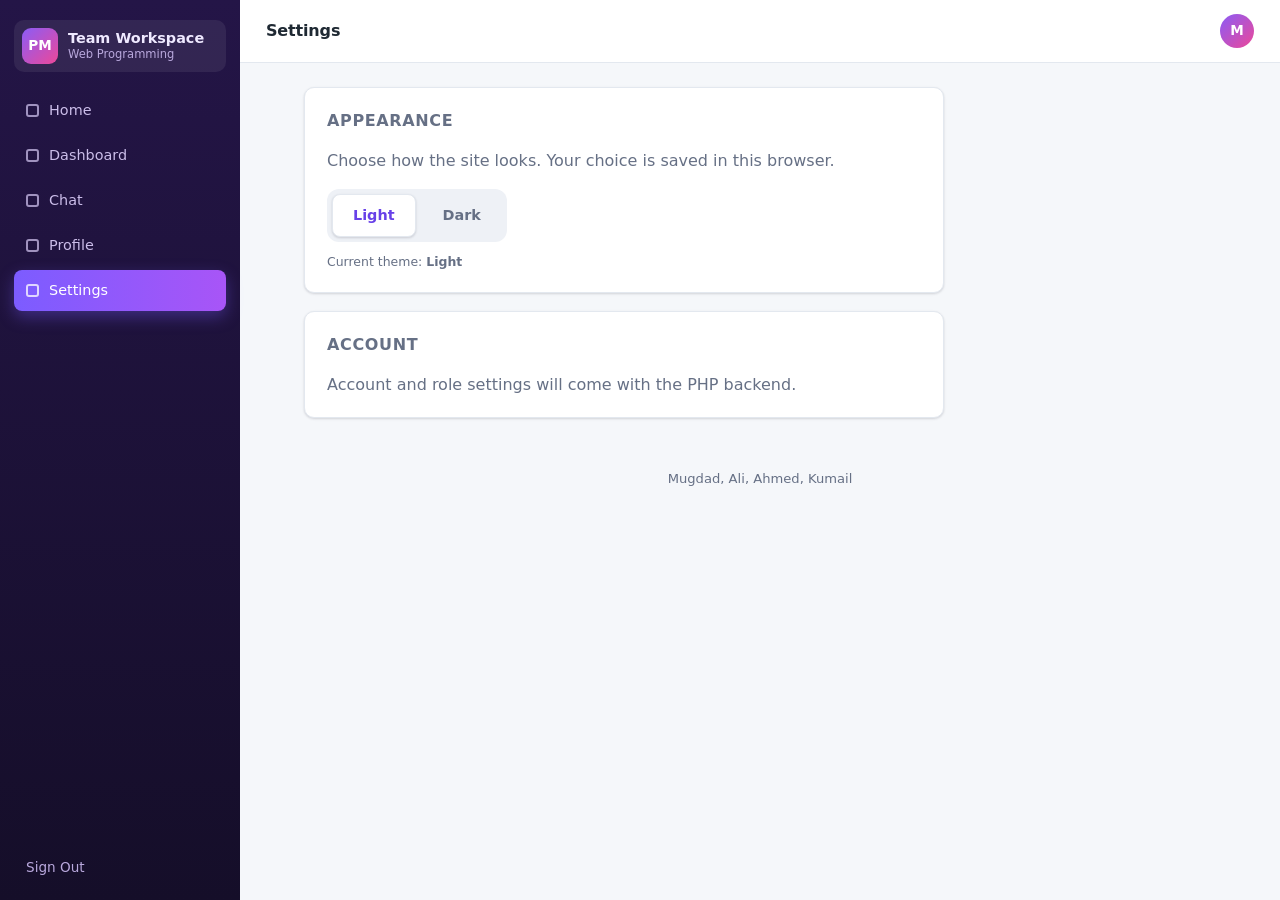
<file: settings.html>
<!DOCTYPE html>
<html lang="en">
<head>
    <meta charset="UTF-8">
    <meta name="viewport" content="width=device-width, initial-scale=1">
    <title>Project Management - Settings</title>
    <link rel="stylesheet" href="css/style.css">
    <script src="js/app.js" defer></script>
</head>
<body class="app-shell">
    <aside class="sidebar">
        <div class="workspace">
            <span class="workspace-mark">PM</span>
            <span class="workspace-name">Team Workspace<small>Web Programming</small></span>
        </div>

        <nav class="side-nav" aria-label="Main">
            <a href="home.html">Home</a>
            <a href="dashboard.html">Dashboard</a>
            <a href="chat.html">Chat</a>
            <a href="profile.html">Profile</a>
            <a href="settings.html">Settings</a>
        </nav>

        <div class="sidebar-foot">
            <a href="index.html">Sign Out</a>
        </div>
    </aside>

    <div class="app-body">
        <header class="topbar">
            <h1>Settings</h1>
            <div class="topbar-actions">
                <div class="avatar-menu">
                    <button type="button" class="avatar" id="avatar-btn" aria-haspopup="menu" aria-expanded="false" aria-controls="avatar-dropdown" aria-label="Account menu">M</button>
                    <div class="avatar-dropdown" id="avatar-dropdown" role="menu" hidden>
                        <a href="profile.html" role="menuitem">My Profile</a>
                        <a href="index.html" role="menuitem">Sign Out</a>
                    </div>
                </div>
            </div>
        </header>

        <main>
            <section class="settings-card" aria-labelledby="appearance-heading">
                <div class="card-head">
                    <h3 id="appearance-heading">Appearance</h3>
                </div>
                <p>Choose how the site looks. Your choice is saved in this browser.</p>

                <div class="theme-switch" role="group" aria-label="Colour theme">
                    <button type="button" class="theme-btn is-active" data-theme-btn="light" aria-pressed="true">Light</button>
                    <button type="button" class="theme-btn" data-theme-btn="dark" aria-pressed="false">Dark</button>
                </div>

                <p class="demo-note">Current theme: <strong id="theme-label">Light</strong></p>
            </section>

            <section class="settings-card" aria-labelledby="account-heading">
                <div class="card-head">
                    <h3 id="account-heading">Account</h3>
                </div>
                <p>Account and role settings will come with the PHP backend.</p>
            </section>
        </main>

        <footer>
            <p>Mugdad, Ali, Ahmed, Kumail</p>
        </footer>
    </div>
</body>
</html>
</file>
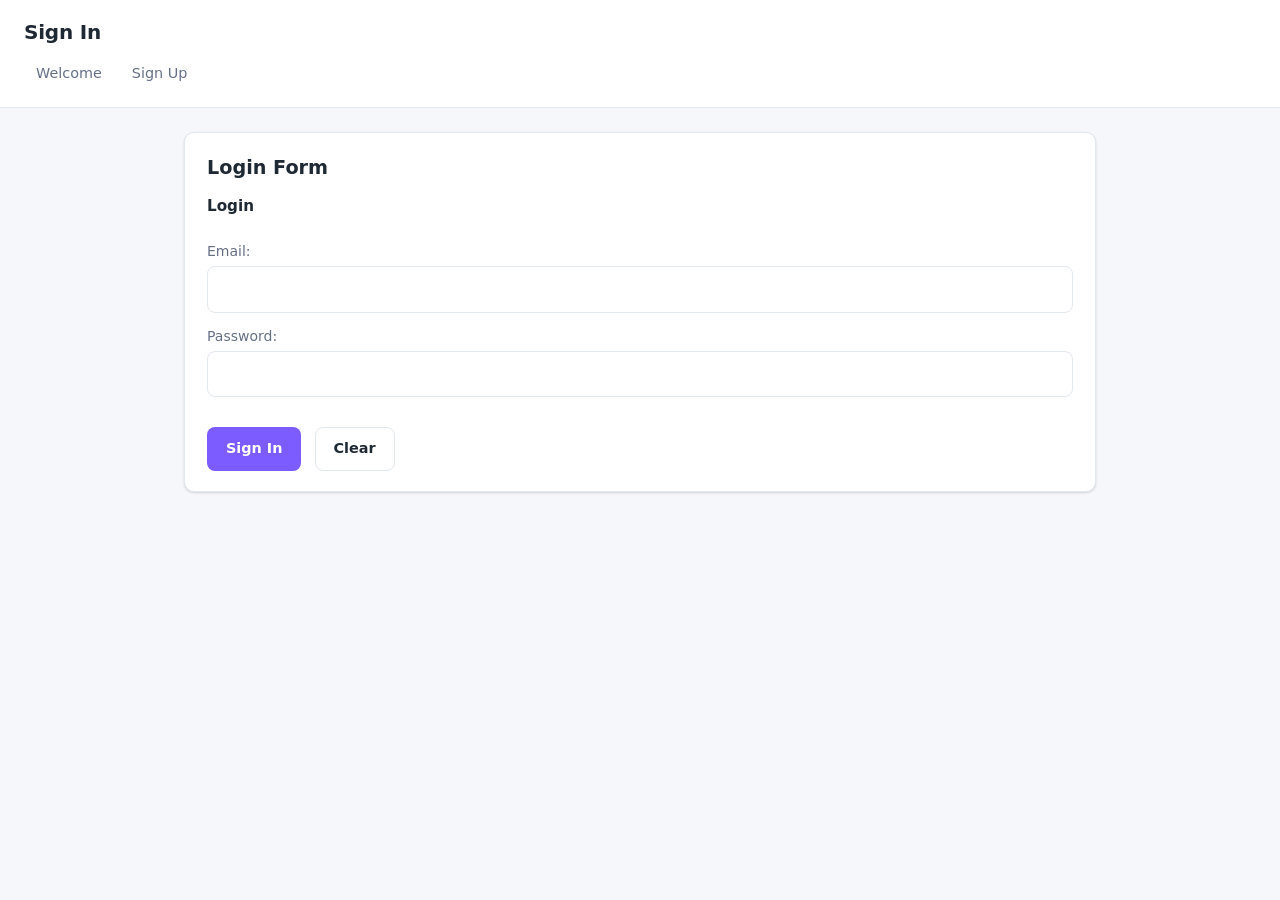
<file: signin.html>
<!DOCTYPE html>
<html lang="en">
<head>
    <meta charset="UTF-8">
    <title>Project Management - Sign In</title>
    <link rel="stylesheet" href="css/style.css">
    <script src="js/app.js" defer></script>
</head>
<body>
    <header>
        <h1>Sign In</h1>
        <nav>
<a href="index.html">Welcome</a>
<a href="signup.html">Sign Up</a>
        </nav>
    </header>

    <main>
        <section>
            <h2>Login Form</h2>
            <form action="home.html" method="get">
                <!--
                    MOCKUP ONLY - there is no backend yet, so this form goes nowhere.

                    The password field deliberately has NO `name` attribute, so nothing
                    is submitted and no password can ever end up in a URL. It is kept as
                    type="password" required only to show the real markup shape.

                    BEFORE A BACKEND IS ADDED, all three changes must land together:
                      1. method="get"  -> method="post"
                      2. restore name="email" and name="password" on the inputs
                      3. handle the POST server-side with a session (PHP)
                    A password in a query string is written to browser history,
                    sent in the Referer header, and stored in server access logs.
                -->
                <fieldset>
                    <legend>Login</legend><br>
                    <label for="email">Email:</label><br>
                    <input type="email" id="email" name="email" required><br><br>

                    <label for="password">Password:</label><br>
                    <input type="password" id="password" required><br><br>
                </fieldset>
                <br>
                <input type="submit" value="Sign In">
                <input type="reset" value="Clear">
            </form>
        </section>
    </main>

    <footer>
        <hr>
    </footer>
</body>
</html>
</file>
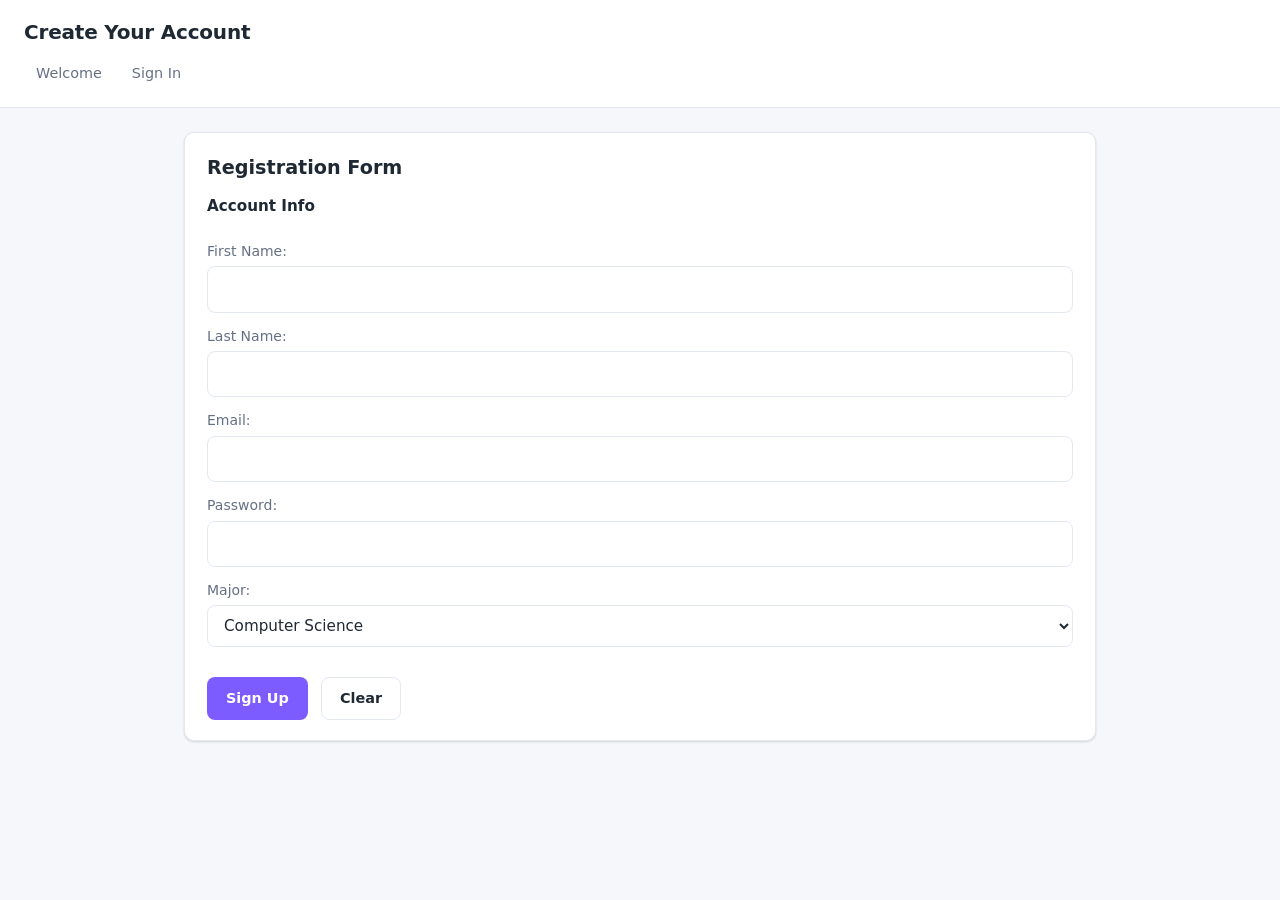
<file: signup.html>
<!DOCTYPE html>
<html lang="en">
<head>
    <meta charset="UTF-8">
    <title>Project Management - Sign Up</title>
    <link rel="stylesheet" href="css/style.css">
    <script src="js/app.js" defer></script>
</head>
<body>
    <header>
        <h1>Create Your Account</h1>
        <nav>
<a href="index.html">Welcome</a>
<a href="signin.html">Sign In</a>
        </nav>
    </header>

    <main>
        <section>
            <h2>Registration Form</h2>
            <form action="home.html" method="get">
                <!--
                    MOCKUP ONLY - there is no backend yet, so this form goes nowhere.

                    The password field deliberately has NO `name` attribute, so nothing
                    is submitted and no password can ever end up in a URL. It is kept as
                    type="password" required only to show the real markup shape.

                    BEFORE A BACKEND IS ADDED, all three changes must land together:
                      1. method="get"  -> method="post"
                      2. restore name="..." on the inputs, including the password
                      3. handle the POST server-side with a session (PHP)
                    A password in a query string is written to browser history,
                    sent in the Referer header, and stored in server access logs.
                -->
                <fieldset>
                    <legend>Account Info</legend><br>
                    <label for="firstname">First Name:</label><br>
                    <input type="text" id="firstname" name="firstname" required><br><br>

                    <label for="lastname">Last Name:</label><br>
                    <input type="text" id="lastname" name="lastname" required><br><br>

                    <label for="email">Email:</label><br>
                    <input type="email" id="email" name="email" required><br><br>

                    <label for="password">Password:</label><br>
                    <input type="password" id="password" required><br><br>

                    <label for="major">Major:</label><br>
                    <select id="major" name="major">
                        <option value="cs">Computer Science</option>
                        <option value="cn">Computer Networks</option>
                        <option value="cis">Computer Information Systems</option>
                        <option value="ce">Computer Engineering</option>
                    </select><br><br>
                </fieldset>
                <br>
                <input type="submit" value="Sign Up">
                <input type="reset" value="Clear">
            </form>
        </section>
    </main>

    <footer>
        <hr>
    </footer>
</body>
</html>
</file>
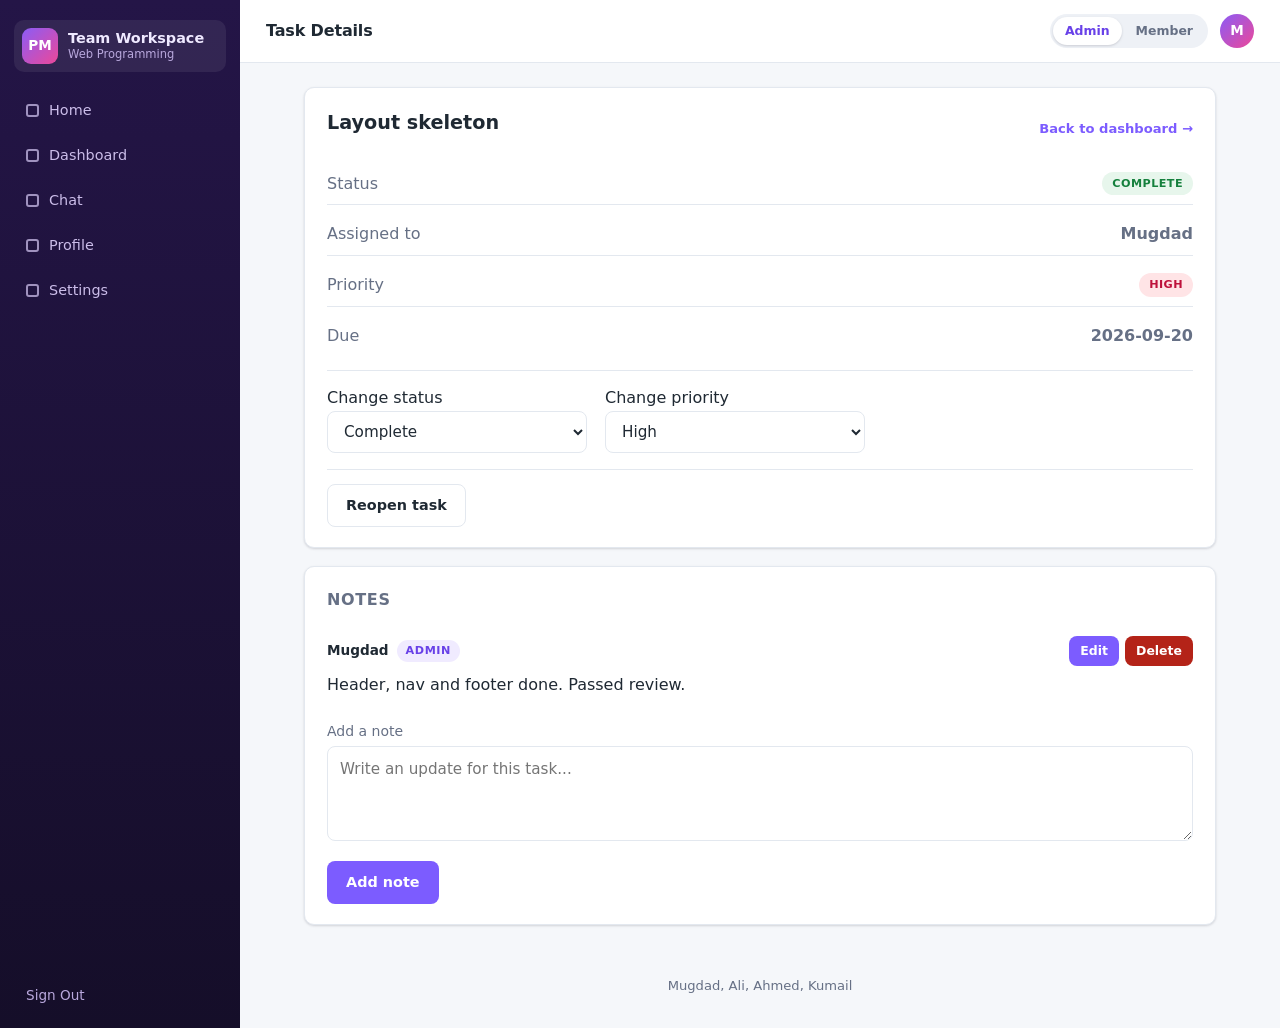
<file: task-details.html>
<!DOCTYPE html>
<html lang="en">
<head>
    <meta charset="UTF-8">
    <meta name="viewport" content="width=device-width, initial-scale=1">
    <title>Project Management - Task Details</title>
    <link rel="stylesheet" href="css/style.css">
    <script src="js/app.js" defer></script>
</head>
<body class="app-shell">
    <aside class="sidebar">
        <div class="workspace">
            <span class="workspace-mark">PM</span>
            <span class="workspace-name">Team Workspace<small>Web Programming</small></span>
        </div>

        <nav class="side-nav" aria-label="Main">
            <a href="home.html">Home</a>
            <a href="dashboard.html">Dashboard</a>
            <a href="chat.html">Chat</a>
            <a href="profile.html">Profile</a>
            <a href="settings.html">Settings</a>
        </nav>

        <div class="sidebar-foot">
            <a href="index.html">Sign Out</a>
        </div>
    </aside>

    <div class="app-body">
        <header class="topbar">
            <h1>Task Details</h1>
            <div class="topbar-actions">
                <div class="role-switch" role="group" aria-label="Demo role">
                    <button type="button" class="role-btn is-active" data-role="admin" aria-pressed="true">Admin</button>
                    <button type="button" class="role-btn" data-role="member" aria-pressed="false">Member</button>
                </div>
                <div class="avatar-menu">
                    <button type="button" class="avatar" id="avatar-btn" aria-haspopup="menu" aria-expanded="false" aria-controls="avatar-dropdown" aria-label="Account menu">M</button>
                    <div class="avatar-dropdown" id="avatar-dropdown" role="menu" hidden>
                        <a href="profile.html" role="menuitem">My Profile</a>
                        <a href="index.html" role="menuitem">Sign Out</a>
                    </div>
                </div>
            </div>
        </header>

        <main>
            <section class="task-summary" aria-labelledby="task-title">
                <div class="card-head">
                    <h2 id="task-title">Layout skeleton</h2>
                    <a href="dashboard.html">Back to dashboard &rarr;</a>
                </div>

                <ul class="task-meta">
                    <li>Status <span class="status done" id="task-status-badge">Complete</span></li>
                    <li>Assigned to <strong>Mugdad</strong></li>
                    <li>Priority <span class="priority high" id="task-priority-badge">High</span></li>
                    <li>Due <strong>2026-09-20</strong></li>
                </ul>

                <div class="task-editors" data-admin-only>
                    <div class="task-editor">
                        <label for="task-status-select">Change status</label>
                        <select id="task-status-select">
                            <option value="todo">To do</option>
                            <option value="progress">In progress</option>
                            <option value="done" selected>Complete</option>
                        </select>
                        <p class="inline-note" id="status-saved" role="status" hidden></p>
                    </div>

                    <div class="task-editor">
                        <label for="task-priority">Change priority</label>
                        <select id="task-priority">
                            <option value="low">Low</option>
                            <option value="medium">Medium</option>
                            <option value="high" selected>High</option>
                        </select>
                        <p class="inline-note" id="priority-saved" role="status" hidden></p>
                    </div>
                </div>

                <div class="task-actions">
                    <button type="button" class="btn" id="task-finish">Finish task</button>
                    <p class="inline-note" id="finish-note" role="status" hidden></p>
                </div>
            </section>

            <section aria-labelledby="notes-heading">
                <div class="card-head">
                    <h3 id="notes-heading">Notes</h3>
                </div>
                <ul class="note-list">
                    <li>Header, nav and footer done. Passed review.</li>
                </ul>

                <form id="note-form" action="task-details.html" method="get">
                    <label for="note-text">Add a note</label>
                    <textarea id="note-text" name="note" rows="3" required placeholder="Write an update for this task..."></textarea>
                    <button type="submit">Add note</button>
                </form>
            </section>
        </main>

        <footer>
            <p>Mugdad, Ali, Ahmed, Kumail</p>
        </footer>
    </div>
</body>
</html>
</file>
<file: css/style.css>
/* Project Management Site — shared stylesheet
   M2 (CSS) milestone. One file, no framework, no build step. */

:root {
    --bg: #f5f7fa;
    --surface: #ffffff;
    --text: #1f2933;
    --muted: #667085;
    --border: #e3e8ef;
    --accent: #7c5cff;
    --accent-dark: #6841e8;
    --accent-soft: #f0ebff;
    --ok: #15803d;
    --ok-soft: #e7f6ec;
    --warn: #b45309;
    --warn-soft: #fdf3e3;
    --danger: #b42318;
    --radius: 10px;
    --shadow: 0 1px 2px rgba(16, 24, 40, .06), 0 1px 3px rgba(16, 24, 40, .10);
}

* {
    box-sizing: border-box;
}

html {
    -webkit-text-size-adjust: 100%;
}

body {
    margin: 0;
    background: var(--bg);
    color: var(--text);
    font-family: system-ui, -apple-system, "Segoe UI", Roboto, Arial, sans-serif;
    font-size: 16px;
    line-height: 1.6;
}

/* ---------- header and navigation ---------- */

header {
    background: var(--surface);
    border-bottom: 1px solid var(--border);
    padding: 16px 24px;
}

header h1 {
    margin: 0 0 8px;
    font-size: 1.25rem;
    letter-spacing: -.01em;
}

nav {
    display: flex;
    flex-wrap: wrap;
    gap: 6px;
}

nav a {
    display: inline-block;
    padding: 6px 12px;
    border-radius: 999px;
    color: var(--muted);
    text-decoration: none;
    font-size: .9rem;
    font-weight: 500;
    transition: background .15s, color .15s;
}

nav a:hover {
    background: var(--accent-soft);
    color: var(--accent-dark);
}

nav a[aria-current="page"] {
    background: var(--accent);
    color: #fff;
}

/* ---------- page shell ---------- */

main {
    max-width: 960px;
    margin: 0 auto;
    padding: 24px;
}

section {
    background: var(--surface);
    border: 1px solid var(--border);
    border-radius: var(--radius);
    box-shadow: var(--shadow);
    padding: 20px 22px;
    margin-bottom: 18px;
}

h2 {
    margin: 0 0 10px;
    font-size: 1.2rem;
}

h3 {
    margin: 0 0 10px;
    font-size: 1rem;
    color: var(--muted);
    text-transform: uppercase;
    letter-spacing: .04em;
}

p {
    margin: 0 0 10px;
}

p:last-child,
ul:last-child {
    margin-bottom: 0;
}

/* section dividers are structural, the cards already separate content */
hr {
    display: none;
}

a {
    color: var(--accent);
}

a:hover {
    color: var(--accent-dark);
}

/* ---------- lists ---------- */

ul {
    margin: 0 0 10px;
    padding-left: 20px;
}

li {
    margin-bottom: 4px;
}

.notifications li,
.quick-actions li {
    list-style: none;
    display: flex;
    align-items: center;
    justify-content: space-between;
    gap: 12px;
    padding: 8px 0;
    border-bottom: 1px solid var(--border);
}

.notifications li:last-child,
.quick-actions li:last-child {
    border-bottom: 0;
}

.notifications li {
    cursor: pointer;
}

.notifications li:hover {
    color: var(--accent-dark);
}

.notifications li.is-read {
    opacity: .5;
    color: var(--muted);
}

.notifications li.is-read:hover {
    opacity: .75;
}

.notifications li:focus-visible {
    outline: 2px solid var(--accent);
    outline-offset: 2px;
    border-radius: 6px;
}

/* ---------- forms ---------- */

fieldset {
    border: 0;
    padding: 0;
    margin: 0 0 18px;
}

legend {
    font-weight: 600;
    font-size: .95rem;
    padding: 0;
    margin-bottom: 10px;
}

/* the mockup uses <br> for layout; the stylesheet owns spacing now */
form br {
    display: none;
}

form label {
    display: block;
    font-size: .875rem;
    font-weight: 500;
    color: var(--muted);
    margin: 12px 0 4px;
}

input[type="text"],
input[type="email"],
input[type="password"],
input[type="search"],
select,
textarea {
    width: 100%;
    padding: 10px 12px;
    font: inherit;
    font-size: .95rem;
    color: var(--text);
    background: #fff;
    border: 1px solid var(--border);
    border-radius: 8px;
    transition: border-color .15s, box-shadow .15s;
}

input:focus,
select:focus,
textarea:focus {
    outline: none;
    border-color: var(--accent);
    box-shadow: 0 0 0 3px rgba(37, 99, 235, .18);
}

input[type="submit"],
input[type="reset"],
button,
.btn {
    display: inline-block;
    font: inherit;
    font-size: .9rem;
    font-weight: 600;
    padding: 9px 18px;
    margin: 12px 8px 0 0;
    border-radius: 8px;
    border: 1px solid transparent;
    cursor: pointer;
    text-decoration: none;
    transition: background .15s, border-color .15s, color .15s;
}

input[type="submit"],
button,
.btn {
    background: var(--accent);
    color: #fff;
}

input[type="submit"]:hover,
button:hover,
.btn:hover {
    background: var(--accent-dark);
}

input[type="reset"],
.btn-secondary {
    background: #fff;
    color: var(--text);
    border-color: var(--border);
}

input[type="reset"]:hover,
.btn-secondary:hover {
    background: #f2f4f7;
}

.btn-small {
    padding: 4px 10px;
    font-size: .78rem;
    margin: 0;
}

.form-actions {
    display: flex;
    flex-wrap: wrap;
    align-items: center;
    gap: 8px;
    margin-top: 18px;
}

.form-actions input[type="submit"],
.form-actions .btn {
    margin: 0;
}

/* inline validation messages */
.field-error {
    display: block;
    margin-top: 4px;
    font-size: .8rem;
    color: var(--danger);
}

input.is-invalid,
select.is-invalid {
    border-color: var(--danger);
}

/* ---------- tables ---------- */

.table-wrap {
    overflow-x: auto;
}

table {
    width: 100%;
    border-collapse: collapse;
    font-size: .9rem;
}

th,
td {
    text-align: left;
    padding: 10px 12px;
    border-bottom: 1px solid var(--border);
    white-space: nowrap;
}

th {
    font-size: .78rem;
    text-transform: uppercase;
    letter-spacing: .04em;
    color: var(--muted);
    background: #f9fafb;
}

tbody tr:hover {
    background: #f9fafb;
}

/* progress bars drawn by js/app.js */
.progress {
    display: flex;
    align-items: center;
    gap: 8px;
    min-width: 120px;
}

.progress-track {
    flex: 1;
    height: 8px;
    background: #eef1f6;
    border-radius: 999px;
    overflow: hidden;
}

.progress-fill {
    height: 100%;
    width: 0;
    background: var(--accent);
    border-radius: 999px;
    transition: width .4s ease;
}

.progress-fill.is-done {
    background: var(--ok);
}

.progress-value {
    font-size: .78rem;
    color: var(--muted);
    min-width: 34px;
    text-align: right;
}

/* stat lists on the dashboard and profile */
.stats,
.profile-stats {
    display: grid;
    grid-template-columns: repeat(auto-fit, minmax(150px, 1fr));
    gap: 12px;
    list-style: none;
    padding: 0;
    margin: 0;
}

.stats li,
.profile-stats li {
    background: #f9fafb;
    border: 1px solid var(--border);
    border-radius: 8px;
    padding: 12px;
    margin: 0;
    font-size: .85rem;
    color: var(--muted);
}

.stats strong,
.profile-stats strong {
    display: block;
    font-size: 1.4rem;
    color: var(--text);
}

/* ---------- chat ---------- */

.feed {
    display: flex;
    flex-direction: column;
    gap: 10px;
    min-height: 120px;
    max-height: 340px;
    overflow-y: auto;
    padding-right: 4px;
}

.message {
    flex: 0 0 auto;
    background: #f9fafb;
    border: 1px solid var(--border);
    border-radius: 8px;
    padding: 8px 12px;
    max-width: 80%;
}

.message .meta {
    display: block;
    font-size: .72rem;
    color: var(--muted);
    margin-bottom: 2px;
}

.message.is-mine {
    align-self: flex-end;
    background: var(--accent-soft);
    border-color: #d9c9ff;
}

.empty {
    color: var(--muted);
    font-style: italic;
}

/* ---------- footer ---------- */

footer {
    max-width: 960px;
    margin: 0 auto;
    padding: 8px 24px 32px;
    color: var(--muted);
    font-size: .82rem;
    text-align: center;
}

footer hr {
    display: none;
}

footer a {
    color: var(--muted);
}

/* ---------- small screens ---------- */

@media (max-width: 640px) {
    header {
        padding: 14px 16px;
    }

    main {
        padding: 16px;
    }

    section {
        padding: 16px;
        border-radius: 8px;
    }

    nav a {
        padding: 5px 10px;
    }

    .message {
        max-width: 100%;
    }
}

/* ---------- home: backgrounds and dashboard-on-home layout ---------- */

body.home-page {
    background-color: #f5f8ff;
    background-image:
        repeating-linear-gradient(135deg, rgba(255, 255, 255, .55) 0 1px, transparent 1px 26px),
        radial-gradient(circle at 10% 12%, rgba(124, 92, 255, .16), transparent 34rem),
        radial-gradient(circle at 92% 4%, rgba(219, 39, 119, .10), transparent 30rem),
        linear-gradient(135deg, #f6f3ff 0%, #f8fafc 45%, #fdf2f8 100%);
    background-attachment: fixed;
}

body.home-page header {
    position: sticky;
    top: 0;
    z-index: 10;
    background: rgba(255, 255, 255, .86);
    backdrop-filter: blur(10px);
    border-bottom-color: rgba(255, 255, 255, .8);
}

.role-badge {
    display: inline-block;
    margin-left: 8px;
    padding: 2px 10px;
    border-radius: 999px;
    background: var(--accent-soft);
    color: var(--accent-dark);
    font-size: .7rem;
    font-weight: 700;
    text-transform: uppercase;
    letter-spacing: .06em;
    vertical-align: middle;
}

.home-main {
    max-width: 1200px;
}

.hero {
    position: relative;
    overflow: hidden;
    padding: 34px 36px;
    margin-bottom: 20px;
    border: 0;
    border-radius: 18px;
    color: #fff;
    background: linear-gradient(120deg, #4c1d95 0%, #7c3aed 55%, #db2777 100%);
    box-shadow: 0 18px 40px rgba(76, 29, 149, .24);
}

.hero::after {
    content: "";
    position: absolute;
    inset: 0;
    background-image: radial-gradient(rgba(255, 255, 255, .28) 1px, transparent 1px);
    background-size: 18px 18px;
    opacity: .4;
    pointer-events: none;
}

.hero > * {
    position: relative;
    z-index: 1;
}

.hero h2 {
    margin: 4px 0 8px;
    font-size: clamp(1.6rem, 4vw, 2.3rem);
}

.hero p {
    max-width: 62ch;
    color: rgba(255, 255, 255, .9);
}

.eyebrow {
    margin: 0;
    font-size: .72rem;
    font-weight: 700;
    text-transform: uppercase;
    letter-spacing: .16em;
    opacity: .8;
}

.hero .btn-secondary {
    background: rgba(255, 255, 255, .14);
    border-color: rgba(255, 255, 255, .5);
    color: #fff;
}

.hero .btn-secondary:hover {
    background: rgba(255, 255, 255, .26);
}

.home-grid {
    display: grid;
    grid-template-columns: minmax(0, 1.55fr) minmax(300px, 1fr);
    gap: 20px;
    align-items: start;
}

.home-col {
    display: flex;
    flex-direction: column;
    gap: 20px;
}

.home-grid section {
    margin-bottom: 0;
}

.card-head {
    display: flex;
    align-items: center;
    justify-content: space-between;
    flex-wrap: wrap;
    gap: 10px;
    margin-bottom: 14px;
}

.card-head h3 {
    margin: 0;
}

.card-head > a {
    font-size: .82rem;
    font-weight: 600;
    text-decoration: none;
}

.updates-actions {
    margin-top: 18px;
    padding-top: 14px;
    border-top: 1px solid var(--border);
}

.chat-form {
    display: flex;
    gap: 8px;
    margin-top: 14px;
}

.chat-form input {
    flex: 1 1 auto;
    min-width: 0;
}

.chat-form button {
    flex: 0 0 auto;
    margin: 0;
}

.sr-only {
    position: absolute;
    width: 1px;
    height: 1px;
    padding: 0;
    margin: -1px;
    overflow: hidden;
    clip: rect(0, 0, 0, 0);
    white-space: nowrap;
    border: 0;
}

.role-switch {
    display: inline-flex;
    gap: 2px;
    padding: 3px;
    border-radius: 999px;
    background: #eef1f6;
}

.role-btn {
    margin: 0;
    padding: 4px 12px;
    border: 0;
    border-radius: 999px;
    background: transparent;
    color: var(--muted);
    font-size: .78rem;
    font-weight: 600;
}

.role-btn:hover {
    background: rgba(255, 255, 255, .7);
    color: var(--accent-dark);
}

.role-btn.is-active {
    background: #fff;
    color: var(--accent-dark);
    box-shadow: var(--shadow);
}

.demo-note {
    margin: -4px 0 14px;
    font-size: .78rem;
    color: var(--muted);
}

.locked-note {
    padding: 10px 12px;
    border-radius: 8px;
    background: var(--warn-soft);
    color: var(--warn);
    font-size: .85rem;
}

.inline-note {
    margin: 10px 0 0;
    font-size: .82rem;
    color: var(--ok);
}

.member-list {
    list-style: none;
    padding: 0;
    margin: 14px 0 0;
}

.member-list li {
    display: flex;
    align-items: center;
    justify-content: space-between;
    gap: 10px;
    margin: 0;
    padding: 8px 0;
    border-bottom: 1px solid var(--border);
}

.member-list li:last-child {
    border-bottom: 0;
}

.tag {
    padding: 2px 9px;
    border-radius: 999px;
    background: var(--accent-soft);
    color: var(--accent-dark);
    font-size: .7rem;
    font-weight: 700;
    text-transform: uppercase;
    letter-spacing: .05em;
}

.member-info {
    display: flex;
    flex: 1 1 auto;
    flex-direction: column;
    min-width: 0;
    line-height: 1.3;
}

.member-email {
    color: var(--muted);
    font-size: .78rem;
    overflow-wrap: anywhere;
}

.member-actions {
    display: flex;
    flex: 0 0 auto;
    flex-wrap: wrap;
    gap: 6px;
}

.member-item.is-editing {
    display: block;
}

.member-edit-form {
    display: grid;
    gap: 2px;
}

.member-edit-actions,
.note-edit-actions {
    display: flex;
    gap: 8px;
    margin-top: 10px;
}

.member-edit-actions button,
.note-edit-actions button {
    margin: 0;
}

.btn-danger {
    background: var(--danger);
    color: #fff;
}

.btn-danger:hover {
    background: #8f1c13;
}

/* ---------- task details: meta, priority, notes ---------- */

.task-meta {
    display: grid;
    gap: 8px;
    list-style: none;
    padding: 0;
    margin: 0;
}

.task-meta li {
    display: flex;
    align-items: center;
    justify-content: space-between;
    gap: 12px;
    margin: 0;
    padding: 8px 0;
    border-bottom: 1px solid var(--border);
    color: var(--muted);
}

.task-meta li:last-child {
    border-bottom: 0;
}

.task-editors {
    display: flex;
    flex-wrap: wrap;
    gap: 18px;
    margin-top: 14px;
    padding-top: 14px;
    border-top: 1px solid var(--border);
}

.task-editor {
    flex: 1 1 190px;
    max-width: 260px;
}

.task-editor label {
    margin-top: 0;
}

.task-actions {
    display: flex;
    flex-wrap: wrap;
    align-items: center;
    gap: 12px;
    margin-top: 16px;
    padding-top: 14px;
    border-top: 1px solid var(--border);
}

.task-actions .btn {
    margin: 0;
}

.task-actions .inline-note {
    margin: 0;
}

.note-list {
    list-style: none;
    padding: 0;
}

.note-item {
    padding: 10px 0;
    border-bottom: 1px solid var(--border);
}

.note-item:last-child {
    border-bottom: 0;
}

.note-head {
    display: flex;
    align-items: center;
    justify-content: space-between;
    gap: 12px;
}

.note-author {
    display: flex;
    align-items: center;
    gap: 8px;
    margin: 0;
    font-size: .85rem;
}

.note-text {
    margin: 6px 0 0;
}

.note-actions {
    display: flex;
    flex: 0 0 auto;
    gap: 6px;
}

.note-actions .btn-small {
    margin: 0;
}

.note-edit-form {
    flex: 1 1 auto;
}

/* ---------- admin: assign tasks dialog ---------- */

.assign-dialog {
    width: min(460px, calc(100vw - 32px));
    padding: 20px 22px;
    border: 1px solid var(--border);
    border-radius: 14px;
    background: var(--surface);
    color: var(--text);
    box-shadow: 0 20px 50px rgba(16, 24, 40, .25);
}

.assign-dialog::backdrop {
    background: rgba(15, 23, 42, .45);
}

.assign-dialog .card-head {
    margin-bottom: 8px;
}

.dialog-close {
    width: 30px;
    height: 30px;
    padding: 0;
    margin: 0;
    border-radius: 8px;
    background: transparent;
    color: var(--muted);
    font-size: 1.3rem;
    line-height: 1;
}

.dialog-close:hover {
    background: #f2f4f7;
    color: var(--text);
}

.assign-list {
    display: grid;
    gap: 6px;
    max-height: 260px;
    padding: 0;
    margin: 12px 0 4px;
    overflow: auto;
    list-style: none;
}

.assign-list label {
    display: flex;
    align-items: center;
    gap: 10px;
    margin: 0;
    padding: 9px 10px;
    border: 1px solid var(--border);
    border-radius: 8px;
    color: var(--text);
    font-size: .9rem;
    cursor: pointer;
}

.assign-list label:hover {
    border-color: var(--accent);
    background: var(--accent-soft);
}

.assign-list input[type="checkbox"] {
    width: 16px;
    height: 16px;
    margin: 0;
    accent-color: var(--accent);
}

.assign-list input:checked + span {
    font-weight: 600;
}

.assign-dialog .form-actions {
    margin-top: 14px;
}

body[data-theme="dark"] .dialog-close:hover {
    background: #263349;
}

body[data-theme="dark"] .assign-list label:hover {
    background: #263349;
}

[hidden] {
    display: none !important;
}

@media (max-width: 900px) {
    .home-grid {
        grid-template-columns: 1fr;
    }
}

@media (max-width: 640px) {
    .hero {
        padding: 24px 20px;
        border-radius: 12px;
    }

    .home-grid,
    .home-col {
        gap: 14px;
    }

    .chat-form {
        flex-wrap: wrap;
    }

    .chat-form button {
        width: 100%;
    }
}

/* ---------- settings: theme switch ---------- */

.settings-card {
    max-width: 640px;
}

.settings-card > p {
    color: var(--muted);
}

.theme-switch {
    display: inline-flex;
    gap: 6px;
    padding: 5px;
    margin: 6px 0 14px;
    border-radius: 12px;
    background: #eef1f6;
}

.theme-btn {
    margin: 0;
    padding: 9px 20px;
    border: 1px solid transparent;
    border-radius: 8px;
    background: transparent;
    color: var(--muted);
    font-size: .9rem;
    font-weight: 600;
}

.theme-btn:hover {
    background: rgba(255, 255, 255, .7);
    color: var(--accent-dark);
}

.theme-btn.is-active {
    background: var(--surface);
    border-color: var(--border);
    color: var(--accent-dark);
    box-shadow: var(--shadow);
}

/* ---------- dark theme: reuse the same tokens ---------- */

body[data-theme="dark"] {
    --bg: #0b1220;
    --surface: #141d2e;
    --text: #e6edf7;
    --muted: #9aa8bd;
    --border: #27334a;
    --accent: #a78bfa;
    --accent-dark: #c4b5fd;
    --accent-soft: #2a2150;
    --ok: #4ade80;
    --ok-soft: #14301f;
    --warn: #fbbf24;
    --warn-soft: #35280d;
    --danger: #f87171;
    --shadow: 0 1px 2px rgba(0, 0, 0, .3), 0 8px 24px rgba(0, 0, 0, .18);
}

body[data-theme="dark"] input[type="text"],
body[data-theme="dark"] input[type="email"],
body[data-theme="dark"] input[type="password"],
body[data-theme="dark"] input[type="search"],
body[data-theme="dark"] select,
body[data-theme="dark"] textarea {
    background: #111c2e;
    border-color: #2a3852;
    color: var(--text);
}

body[data-theme="dark"] input[type="reset"],
body[data-theme="dark"] .btn-secondary {
    background: #1b273b;
    color: var(--text);
    border-color: #2a3852;
}

body[data-theme="dark"] input[type="reset"]:hover,
body[data-theme="dark"] .btn-secondary:hover {
    background: #24324a;
}

body[data-theme="dark"] table th,
body[data-theme="dark"] tbody tr:hover,
body[data-theme="dark"] .stats li,
body[data-theme="dark"] .profile-stats li,
body[data-theme="dark"] .message {
    background: #1a2539;
}

body[data-theme="dark"] .progress-track,
body[data-theme="dark"] .role-switch,
body[data-theme="dark"] .theme-switch {
    background: #1f2b40;
}

body[data-theme="dark"] .message.is-mine {
    background: #172b4d;
    border-color: #4c3d7a;
}

body[data-theme="dark"] .role-btn.is-active,
body[data-theme="dark"] .theme-btn.is-active,
body[data-theme="dark"] .role-btn:hover,
body[data-theme="dark"] .theme-btn:hover {
    background: #26344a;
    color: #dbeafe;
}


body[data-theme="dark"] .hero {
    background: linear-gradient(120deg, #2e1065 0%, #6d28d9 55%, #9d174d 100%);
}

body[data-theme="dark"].home-page {
    background-color: #0b1220;
    background-image:
        repeating-linear-gradient(135deg, rgba(255, 255, 255, .03) 0 1px, transparent 1px 26px),
        radial-gradient(circle at 10% 12%, rgba(167, 139, 250, .16), transparent 34rem),
        radial-gradient(circle at 92% 4%, rgba(219, 39, 119, .10), transparent 30rem),
        linear-gradient(135deg, #0b1220 0%, #141026 45%, #1c1020 100%);
}

body[data-theme="dark"].home-page header {
    background: rgba(20, 29, 46, .88);
    border-bottom-color: rgba(255, 255, 255, .08);
}

/* ---------- workspace shell: sidebar + topbar ---------- */

.app-shell {
    display: flex;
    min-height: 100vh;
}

.sidebar {
    flex: 0 0 240px;
    width: 240px;
    display: flex;
    flex-direction: column;
    gap: 18px;
    padding: 20px 14px;
    background: linear-gradient(180deg, #241547 0%, #150e29 100%);
    color: #efe9ff;
}

.workspace {
    display: flex;
    align-items: center;
    gap: 10px;
    padding: 8px;
    border-radius: 10px;
    background: rgba(255, 255, 255, .07);
}

.workspace-mark {
    flex: 0 0 auto;
    display: grid;
    place-items: center;
    width: 36px;
    height: 36px;
    border-radius: 9px;
    background: linear-gradient(135deg, #8b5cf6, #ec4899);
    color: #fff;
    font-size: .85rem;
    font-weight: 800;
}

.workspace-name {
    min-width: 0;
    font-size: .9rem;
    font-weight: 700;
    line-height: 1.2;
}

.workspace-name small {
    display: block;
    font-size: .72rem;
    font-weight: 500;
    color: #b9a8dd;
}

.side-nav {
    display: flex;
    flex-direction: column;
    gap: 4px;
}

.side-nav a {
    display: flex;
    align-items: center;
    gap: 10px;
    padding: 9px 12px;
    border-radius: 8px;
    color: #cbbde9;
    font-size: .9rem;
    font-weight: 500;
    text-decoration: none;
}

.side-nav a::before {
    content: "";
    flex: 0 0 auto;
    width: 9px;
    height: 9px;
    border: 2px solid currentColor;
    border-radius: 3px;
    opacity: .75;
}

.side-nav a:hover {
    background: rgba(255, 255, 255, .08);
    color: #fff;
}

.side-nav a[aria-current="page"] {
    background: linear-gradient(90deg, #7c5cff, #a855f7);
    color: #fff;
    box-shadow: 0 6px 16px rgba(124, 92, 255, .35);
}

.sidebar-foot {
    margin-top: auto;
}

.sidebar-foot a {
    padding: 8px 12px;
    border-radius: 8px;
    color: #b9a8dd;
    font-size: .85rem;
    text-decoration: none;
}

.sidebar-foot a:hover {
    background: rgba(255, 255, 255, .08);
    color: #fff;
}

.app-body {
    flex: 1 1 auto;
    min-width: 0;
}

.topbar {
    position: sticky;
    top: 0;
    z-index: 10;
    display: flex;
    align-items: center;
    justify-content: space-between;
    flex-wrap: wrap;
    gap: 12px;
    padding: 14px 26px;
}

.topbar h1 {
    margin: 0;
    font-size: 1rem;
}

.topbar-actions {
    display: flex;
    align-items: center;
    gap: 12px;
}

input.search-pill {
    width: 190px;
    padding: 7px 14px;
    border: 1px solid var(--border);
    border-radius: 999px;
    background: var(--surface);
    color: var(--text);
    font-size: .85rem;
}

input.search-pill::placeholder {
    color: var(--muted);
}

.search-wrap {
    position: relative;
}

.search-results {
    position: absolute;
    top: calc(100% + 8px);
    right: 0;
    z-index: 30;
    width: 280px;
    max-height: 320px;
    overflow: auto;
    padding: 6px;
    border: 1px solid var(--border);
    border-radius: 12px;
    background: var(--surface);
    box-shadow: 0 16px 40px rgba(16, 24, 40, .18);
}

.search-result {
    display: flex;
    flex-direction: column;
    gap: 2px;
    padding: 9px 10px;
    border-radius: 8px;
    color: var(--text);
    text-decoration: none;
}

.search-result:hover,
.search-result:focus-visible {
    background: var(--accent-soft);
    color: var(--accent-dark);
}

.search-result strong {
    font-size: .9rem;
}

.search-result small {
    color: var(--muted);
    font-size: .76rem;
}

.search-results .search-empty {
    margin: 0;
    padding: 10px;
    color: var(--muted);
    font-size: .85rem;
}

body[data-theme="dark"] .search-result:hover,
body[data-theme="dark"] .search-result:focus-visible {
    background: #263349;
    color: #dbeafe;
}

.topbar .btn-small {
    margin: 0;
}

.avatar-menu {
    position: relative;
}

.avatar {
    display: grid;
    place-items: center;
    width: 34px;
    height: 34px;
    padding: 0;
    margin: 0;
    border: 0;
    border-radius: 50%;
    background: linear-gradient(135deg, #8b5cf6, #ec4899);
    color: #fff;
    font-size: .85rem;
    font-weight: 700;
    text-decoration: none;
}

.avatar:hover,
.avatar:focus-visible {
    background: linear-gradient(135deg, #9b6dff, #f062a8);
}

.avatar-dropdown {
    position: absolute;
    top: calc(100% + 8px);
    right: 0;
    z-index: 20;
    min-width: 150px;
    padding: 6px;
    border: 1px solid var(--border);
    border-radius: 10px;
    background: var(--surface);
    box-shadow: var(--shadow);
}

.avatar-dropdown a {
    display: block;
    padding: 8px 10px;
    border-radius: 7px;
    color: var(--text);
    font-size: .88rem;
    text-decoration: none;
}

.avatar-dropdown a:hover {
    background: var(--accent-soft);
    color: var(--accent-dark);
}

/* compact priority list with status pills */

.task-cards {
    list-style: none;
    padding: 0;
    margin: 0;
}

.task-card {
    display: flex;
    align-items: center;
    flex-wrap: wrap;
    gap: 10px 12px;
    margin: 0;
    padding: 11px 0;
    border-bottom: 1px solid var(--border);
}

.task-card:last-child {
    border-bottom: 0;
}

.task-card[data-task] {
    cursor: pointer;
}

.task-card[data-task]:hover strong,
.task-card[data-task]:focus-visible strong {
    color: var(--accent-dark);
}

.task-card[data-task]:focus-visible {
    outline: 2px solid var(--accent);
    outline-offset: 2px;
    border-radius: 6px;
}

.task-check {
    flex: 0 0 auto;
    width: 18px;
    height: 18px;
    padding: 0;
    margin: 0;
    border: 2px solid var(--border);
    border-radius: 50%;
    background: transparent;
    cursor: pointer;
}

.task-check:hover {
    border-color: var(--accent);
}

.task-check:focus-visible {
    outline: 2px solid var(--accent);
    outline-offset: 2px;
}

.task-card.is-complete .task-check {
    position: relative;
    border-color: var(--ok);
    background: var(--ok);
}

.task-card.is-complete .task-check::after {
    content: "\2713";
    position: absolute;
    inset: 0;
    color: #fff;
    font-size: 11px;
    line-height: 14px;
    text-align: center;
}

.task-card > div {
    flex: 1 1 180px;
    min-width: 0;
}

.task-card strong {
    display: block;
    font-size: .9rem;
}

.task-card small {
    display: block;
    font-size: .75rem;
    color: var(--muted);
}

.status,
.priority {
    display: inline-flex;
    align-items: center;
    padding: 3px 10px;
    border-radius: 999px;
    font-size: .7rem;
    font-weight: 800;
    letter-spacing: .04em;
    text-transform: uppercase;
    white-space: nowrap;
}

.status.todo { background: #eef1f6; color: #667085; }
.status.progress { background: #fef0cf; color: #b45309; }
.status.done { background: var(--ok-soft); color: var(--ok); }
.priority.high { background: #ffe4e6; color: #be123c; }
.priority.medium { background: #fef3c7; color: #b45309; }
.priority.low { background: #e0f2fe; color: #0369a1; }

.date-chip {
    display: inline-block;
    padding: 4px 11px;
    border-radius: 999px;
    background: rgba(255, 255, 255, .16);
    font-size: .75rem;
    font-weight: 600;
}

/* dashboard: completion pie */

.chart-card {
    display: flex;
    flex-direction: column;
}

.pie-wrap {
    display: flex;
    align-items: center;
    flex-wrap: wrap;
    gap: 22px;
    margin-top: auto;
}

.pie {
    position: relative;
    flex: 0 0 auto;
    width: 150px;
    height: 150px;
    border-radius: 50%;
    background: conic-gradient(var(--border) 0deg 360deg);
}

.pie::after {
    content: "";
    position: absolute;
    inset: 24px;
    border-radius: 50%;
    background: var(--surface);
}

.pie-center {
    position: absolute;
    inset: 0;
    z-index: 1;
    display: flex;
    flex-direction: column;
    align-items: center;
    justify-content: center;
    text-align: center;
}

.pie-center strong {
    color: var(--text);
    font-size: 1.6rem;
    line-height: 1;
}

.pie-center small {
    margin-top: 4px;
    color: var(--muted);
    font-size: .68rem;
    text-transform: uppercase;
    letter-spacing: .08em;
}

.pie-legend {
    flex: 1 1 130px;
    display: grid;
    gap: 8px;
    list-style: none;
    padding: 0;
    margin: 0;
}

.pie-legend li {
    display: flex;
    align-items: center;
    gap: 8px;
    margin: 0;
    color: var(--muted);
    font-size: .85rem;
}

.pie-legend strong {
    margin-left: auto;
    color: var(--text);
}

.legend-dot {
    flex: 0 0 auto;
    width: 10px;
    height: 10px;
    border-radius: 3px;
}

.legend-dot.done { background: var(--ok); }
.legend-dot.progress { background: var(--warn); }
.legend-dot.todo { background: var(--border); }

/* chat page: members panel beside the room */

.chat-layout {
    display: grid;
    grid-template-columns: minmax(200px, 260px) minmax(0, 1fr);
    gap: 20px;
    align-items: start;
}

.chat-sidebar,
.chat-room {
    margin-bottom: 0;
}

.chat-sidebar .card-head {
    margin-bottom: 6px;
}

.channel-head {
    margin-top: 20px;
    padding-top: 16px;
    border-top: 1px solid var(--border);
}

.channel-list {
    list-style: none;
    padding: 0;
    margin: 0;
}

.channel-list li {
    margin: 0;
}

.channel-list a,
.channel-list button {
    display: block;
    width: 100%;
    margin: 0;
    padding: 7px 10px;
    border: 0;
    border-radius: 8px;
    background: transparent;
    color: var(--muted);
    font: inherit;
    font-size: .9rem;
    text-align: left;
    text-decoration: none;
    cursor: pointer;
}

.channel-list a:hover,
.channel-list button:hover {
    background: var(--accent-soft);
    color: var(--accent-dark);
}

.channel-list a.is-active,
.channel-list button.is-active {
    background: var(--accent-soft);
    color: var(--accent-dark);
    font-weight: 600;
}

.chat-room .feed {
    min-height: 320px;
    max-height: 480px;
}

body[data-theme="dark"] .status.todo { background: #263349; color: #b6c2d6; }
body[data-theme="dark"] .status.progress { background: #3b2f16; color: #fcd34d; }
body[data-theme="dark"] .status.done { background: #14301f; color: #4ade80; }
body[data-theme="dark"] .priority.high { background: #461c2b; color: #fda4af; }
body[data-theme="dark"] .priority.medium { background: #3b2f16; color: #fcd34d; }
body[data-theme="dark"] .priority.low { background: #123044; color: #7dd3fc; }

@media (max-width: 900px) {
    .app-shell {
        display: block;
    }

    .sidebar {
        width: auto;
        flex-direction: row;
        align-items: center;
        gap: 12px;
        padding: 12px 16px;
        overflow-x: auto;
    }

    .workspace-name small {
        display: none;
    }

    .side-nav {
        flex-direction: row;
    }

    .sidebar-foot {
        margin-top: 0;
    }

    .chat-layout {
        grid-template-columns: 1fr;
    }

}

/* ---------- landing page ---------- */

body.landing-page {
    background-color: #f5f2ff;
    background-image:
        repeating-linear-gradient(135deg, rgba(255, 255, 255, .6) 0 1px, transparent 1px 28px),
        radial-gradient(circle at 12% 10%, rgba(124, 92, 255, .16), transparent 34rem),
        radial-gradient(circle at 90% 6%, rgba(219, 39, 119, .10), transparent 30rem),
        linear-gradient(135deg, #f6f3ff 0%, #f8fafc 50%, #fdf2f8 100%);
    background-attachment: fixed;
}

body.landing-page header {
    position: sticky;
    top: 0;
    z-index: 10;
    background: rgba(255, 255, 255, .86);
    backdrop-filter: blur(10px);
    border-bottom-color: rgba(255, 255, 255, .8);
}

.landing-main {
    max-width: 1120px;
}

.landing-hero {
    position: relative;
    overflow: hidden;
    display: grid;
    grid-template-columns: minmax(0, 1.15fr) minmax(260px, .85fr);
    gap: 32px;
    align-items: center;
    padding: 48px 42px;
    margin-bottom: 20px;
    border: 0;
    border-radius: 20px;
    color: #fff;
    background: linear-gradient(125deg, #4c1d95 0%, #7c3aed 55%, #db2777 100%);
    box-shadow: 0 20px 46px rgba(76, 29, 149, .26);
}

.landing-hero::after {
    content: "";
    position: absolute;
    inset: 0;
    background-image: radial-gradient(rgba(255, 255, 255, .28) 1px, transparent 1px);
    background-size: 18px 18px;
    opacity: .4;
    pointer-events: none;
}

.landing-hero > * {
    position: relative;
    z-index: 1;
}

.landing-hero h2 {
    margin: 6px 0 12px;
    font-size: clamp(1.9rem, 4.5vw, 3rem);
    line-height: 1.15;
}

.landing-hero p {
    max-width: 56ch;
    color: rgba(255, 255, 255, .9);
}

.landing-actions {
    display: flex;
    flex-wrap: wrap;
    gap: 10px;
    margin-top: 18px;
}

.landing-actions .btn {
    margin: 0;
}

.landing-hero .btn-secondary {
    background: rgba(255, 255, 255, .14);
    border-color: rgba(255, 255, 255, .5);
    color: #fff;
}

.landing-hero .btn-secondary:hover {
    background: rgba(255, 255, 255, .26);
}

.landing-preview {
    padding: 18px;
    border-radius: 14px;
    background: rgba(255, 255, 255, .12);
    border: 1px solid rgba(255, 255, 255, .25);
}

.preview-row {
    display: flex;
    align-items: center;
    gap: 10px;
    padding: 9px 10px;
    margin-bottom: 8px;
    border-radius: 8px;
    background: rgba(255, 255, 255, .14);
}

.preview-row:last-child {
    margin-bottom: 0;
}

.preview-dot {
    flex: 0 0 auto;
    width: 10px;
    height: 10px;
    border-radius: 50%;
    background: #fff;
    opacity: .85;
}

.preview-bar {
    flex: 1;
    height: 8px;
    border-radius: 999px;
    background: rgba(255, 255, 255, .38);
}

.preview-bar.short {
    flex: 0 0 38%;
}

.landing-preview .status {
    background: rgba(255, 255, 255, .22);
    color: #fff;
}

.feature-grid {
    display: grid;
    grid-template-columns: repeat(auto-fit, minmax(200px, 1fr));
    gap: 14px;
    list-style: none;
    padding: 0;
    margin: 0;
}

.feature-grid li {
    margin: 0;
    padding: 18px;
    background: var(--surface);
    border: 1px solid var(--border);
    border-radius: var(--radius);
    box-shadow: var(--shadow);
}

.feature-grid strong {
    display: block;
    margin-bottom: 6px;
}

.feature-grid p {
    margin: 0;
    font-size: .88rem;
    color: var(--muted);
}

.feature-icon {
    display: grid;
    place-items: center;
    width: 36px;
    height: 36px;
    margin-bottom: 12px;
    border-radius: 10px;
    background: var(--accent-soft);
    color: var(--accent-dark);
    font-weight: 800;
}

.steps {
    list-style: none;
    padding: 0;
    margin: 0;
    counter-reset: step;
}

.steps li {
    counter-increment: step;
    display: flex;
    gap: 12px;
    align-items: flex-start;
    margin-bottom: 10px;
}

.steps li:last-child {
    margin-bottom: 0;
}

.steps li::before {
    content: counter(step);
    flex: 0 0 auto;
    display: grid;
    place-items: center;
    width: 26px;
    height: 26px;
    border-radius: 50%;
    background: var(--accent-soft);
    color: var(--accent-dark);
    font-size: .8rem;
    font-weight: 700;
}

body[data-theme="dark"].landing-page {
    background-color: #0b1220;
    background-image:
        repeating-linear-gradient(135deg, rgba(255, 255, 255, .03) 0 1px, transparent 1px 28px),
        radial-gradient(circle at 12% 10%, rgba(167, 139, 250, .16), transparent 34rem),
        radial-gradient(circle at 90% 6%, rgba(219, 39, 119, .10), transparent 30rem),
        linear-gradient(135deg, #0b1220 0%, #141026 50%, #1c1020 100%);
}

body[data-theme="dark"].landing-page header {
    background: rgba(20, 29, 46, .88);
    border-bottom-color: rgba(255, 255, 255, .08);
}

body[data-theme="dark"] .landing-hero {
    background: linear-gradient(125deg, #2e1065 0%, #6d28d9 55%, #9d174d 100%);
}

@media (max-width: 760px) {
    .landing-hero {
        grid-template-columns: 1fr;
        padding: 28px 22px;
    }
}
</file>
